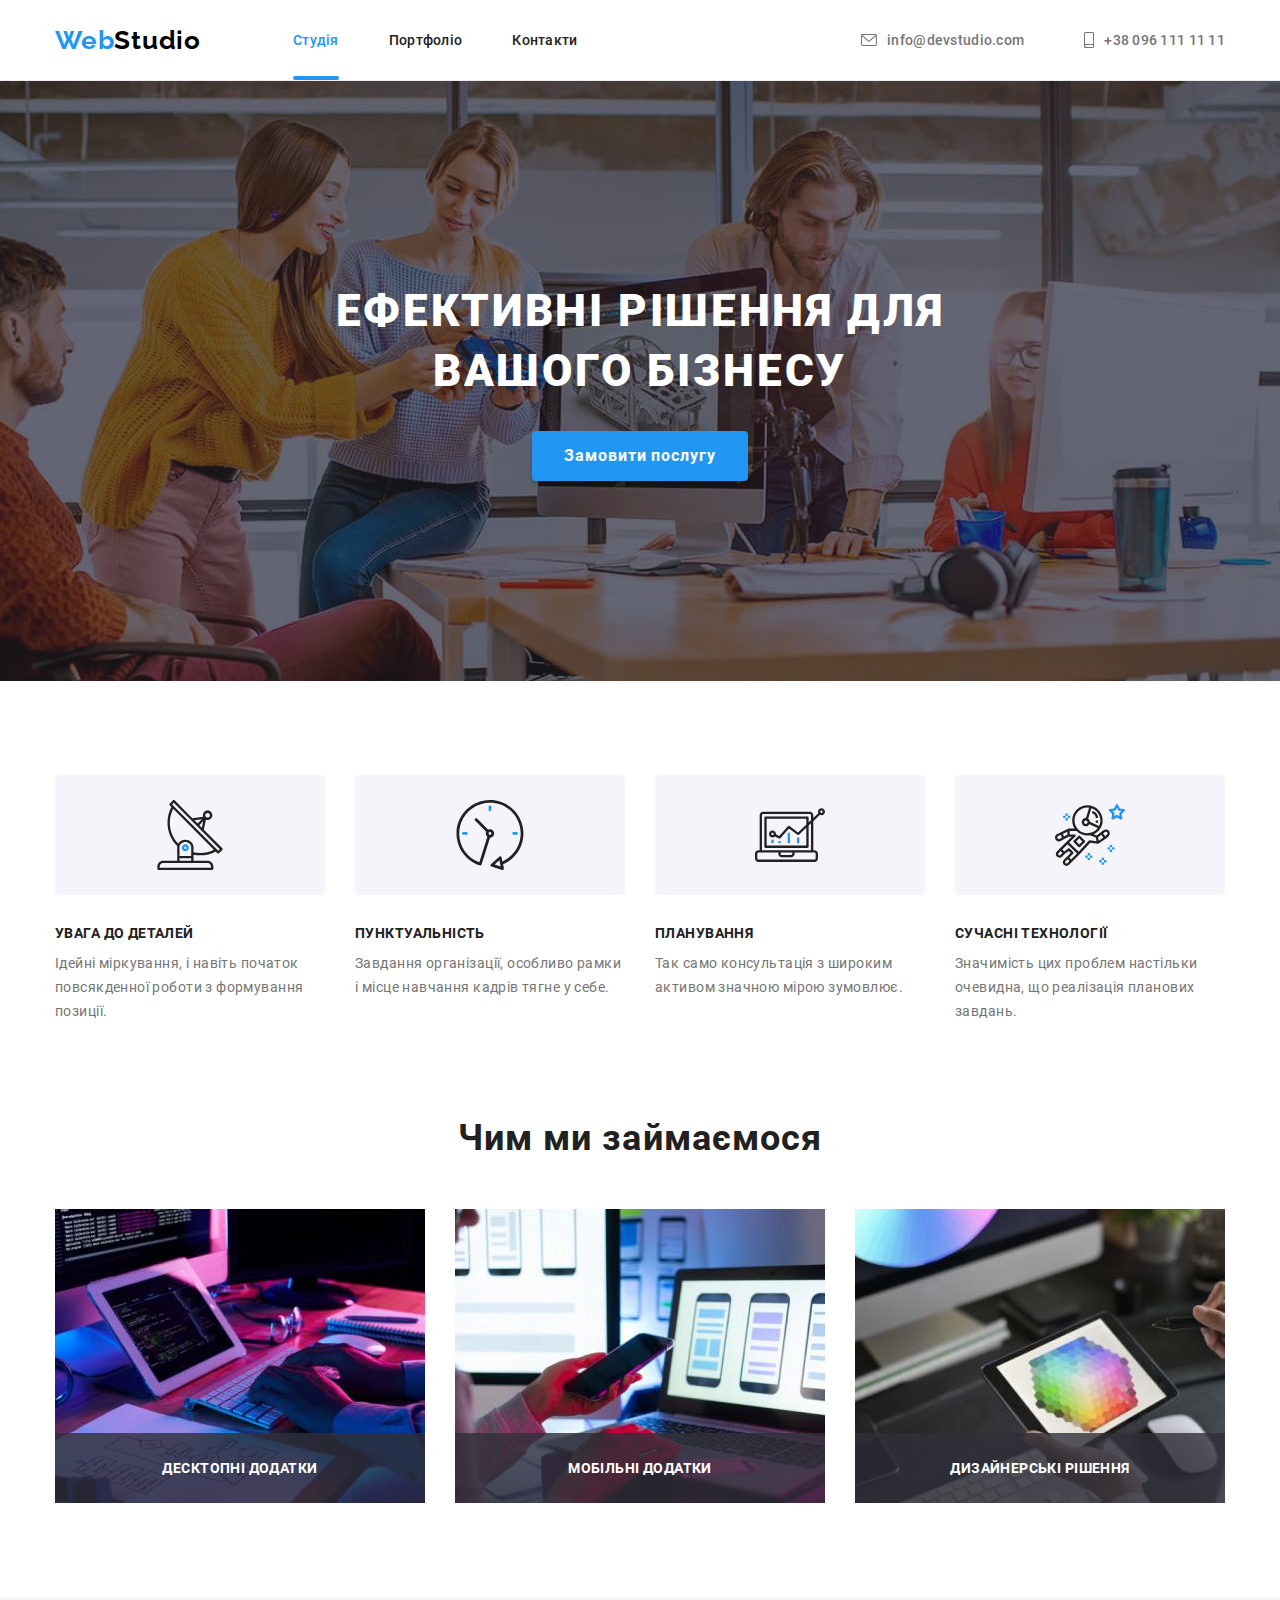
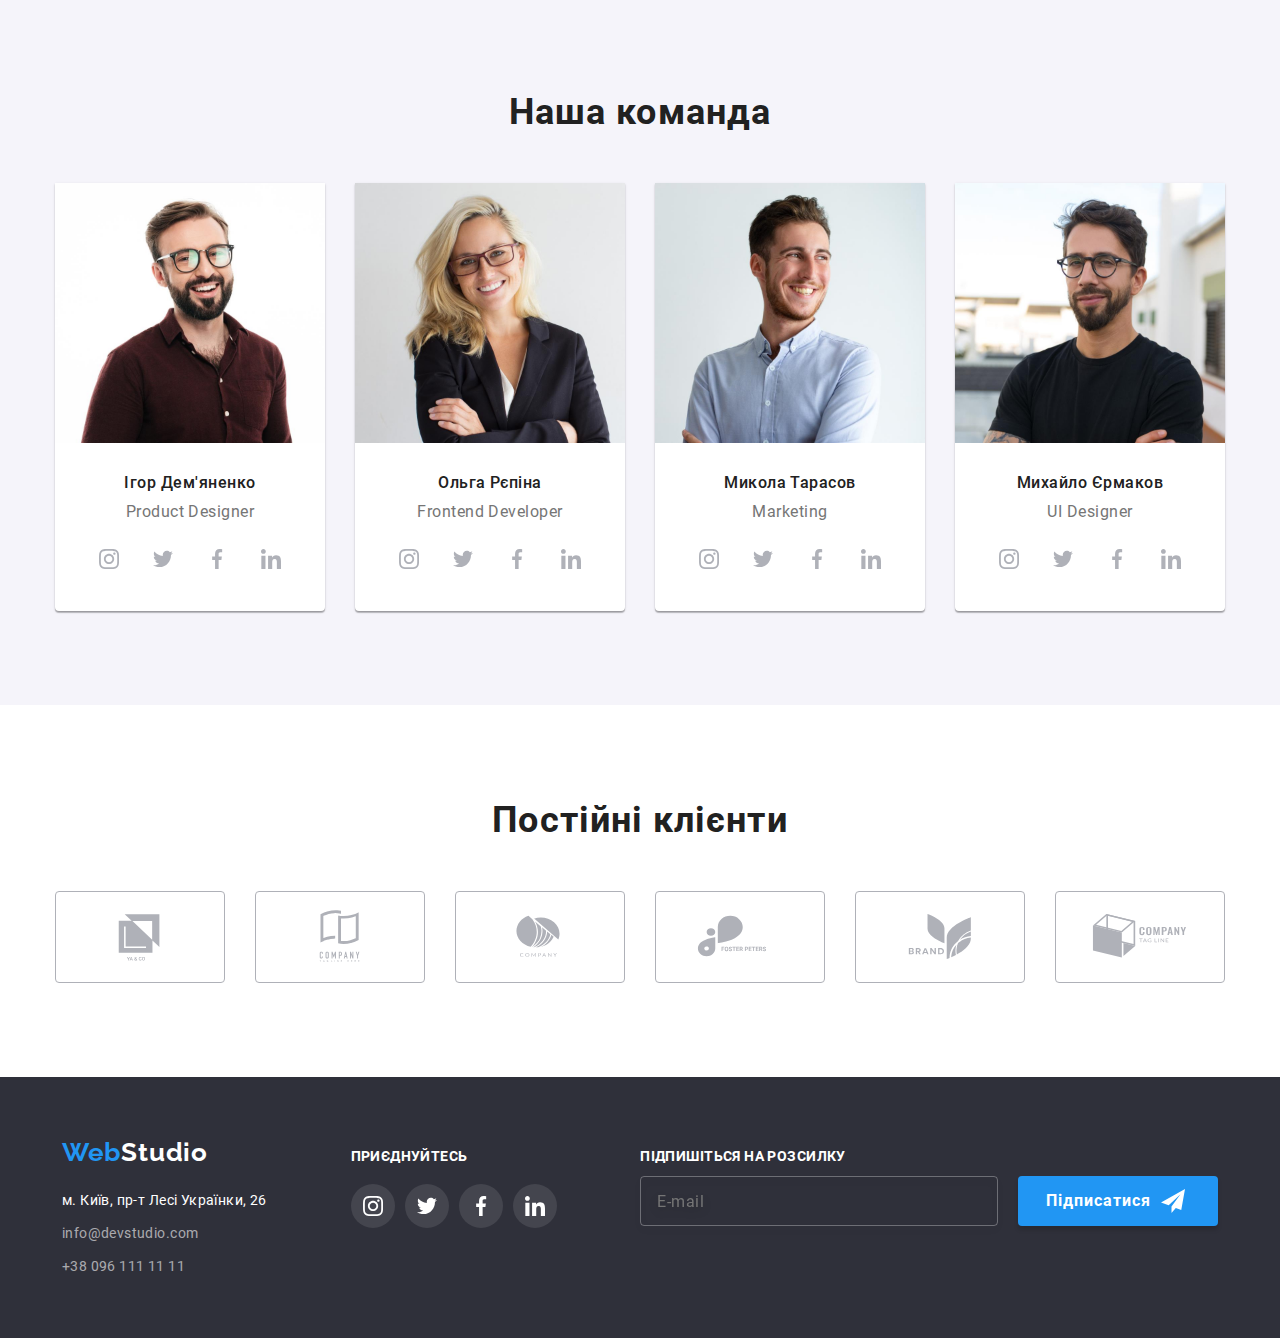
<file: index.html>
<!DOCTYPE html>
<html lang="uk">
  <head>
    <meta charset="UTF-8" />
    <meta http-equiv="X-UA-Compatible" content="IE=edge" />
    <meta name="viewport" content="width=device-width, initial-scale=1.0" />
    <title>WebStudio</title>
    <!-- <link rel="preconnect" href="https://fonts.googleapis.com" />
    <link rel="preconnect" href="https://fonts.gstatic.com" crossorigin />
    <link
      href="https://fonts.googleapis.com/css2?family=Raleway:wght@700&family=Roboto:wght@400;500;700;900&display=swap"
      rel="stylesheet"
    /> -->
    <!-- <link
      rel="stylesheet"
      href="https://cdnjs.cloudflare.com/ajax/libs/modern-normalize/1.1.0/modern-normalize.min.css"
      integrity="sha512-wpPYUAdjBVSE4KJnH1VR1HeZfpl1ub8YT/NKx4PuQ5NmX2tKuGu6U/JRp5y+Y8XG2tV+wKQpNHVUX03MfMFn9Q=="
      crossorigin="anonymous"
      referrerpolicy="no-referrer"
    /> -->
    <!-- <link rel="stylesheet" href="./css/styles.css" /> -->
    <link rel="stylesheet" href="./css/main.min.css" />
  </head>
  <body>
    <header class="header">
      <div class="container header-container">
        <a class="logo header-logo" href="/" aria-label="WebStudio">
          <span class="logo--blue">Web</span
          ><span class="logo--black">Studio</span></a
        >
        <nav class="navigation">
          <ul class="navigation__list list">
            <li class="navigation__item">
              <a
                href="./index.html"
                class="navigation__link link navigation__link--current"
                >Студія</a
              >
            </li>
            <li class="navigation__item">
              <a href="./portfolio.html" class="navigation__link link"
                >Портфоліо</a
              >
            </li>
            <li class="navigation__item">
              <a href="" class="navigation__link link">Контакти</a>
            </li>
          </ul>
        </nav>
        <div class="header-contacts">
          <ul class="contacts__list list">
            <li class="contacts__item">
              <a href="mailto:info@devstudio.com" class="contacts__link link">
                <svg class="mail-icon" width="16" height="12">
                  <use href="./images/icons.svg#icon-envelope"></use>
                </svg>
                info@devstudio.com</a
              >
            </li>
            <li class="contacts__item">
              <a href="tel:+380961111111" class="contacts__link link">
                <svg class="tel-icon" width="10" height="16">
                  <use href="./images/icons.svg#icon-smartphone"></use>
                </svg>
                +38 096 111 11 11</a
              >
            </li>
          </ul>
        </div>
        <button class="menu-open" type="button">
          <svg width="40" height="40">
            <use href="./images/icons.svg#icon-menu-mobile"></use>
          </svg>
        </button>
      </div>
      <!-- -----mobile-menu----->
      <div class="mob-menu is-hidden">
        <div class="container mob-menu-container">
          <button class="menu-close" type="button">
            <svg width="40" height="40">
              <use href="./images/icons.svg#icon-close-mobile"></use>
            </svg>
          </button>
          <nav class="mob-menu__nav">
            <ul class="mob-menu__list list">
              <li class="mob-menu__item">
                <a class="mob-menu__link mob-menu__link--cur link" href="">Студія</a>
              </li>
              <li class="mob-menu__item">
                <a class="mob-menu__link link" href="./portfolio.html"
                  >Портфоліо</a
                >
              </li>
              <li class="mob-menu__item">
                <a class="mob-menu__link link" href="">Контакти</a>
              </li>
            </ul>
          </nav>
          <div class="mob-menu-inner">
            <ul class="mob-menu-contact list">
              <li class="mob-menu-contact__item">
                <a class="mob-menu-contact__tel link" href="tel:+380961111111"
                  >+38 096 111 11 11</a
                >
              </li>
              <li class="mob-menu-contact__item">
                <a
                  class="mob-menu-contact__mail link"
                  href="mailto:info@devstudio.com"
                  >info@devstudio.com</a
                >
              </li>
            </ul>
            <ul class="mob-social-networks list">
              <li class="mob-social-networks__item">
                <a class="mob-social-networks__link link" href="">Instagram</a>
              </li>
              <li class="mob-social-networks__item">
                <a class="mob-social-networks__link link" href="">Twitter</a>
              </li>
              <li class="mob-social-networks__item">
                <a class="mob-social-networks__link link" href="">Facebook</a>
              </li>
              <li class="mob-social-networks__item">
                <a class="mob-social-networks__link link" href="">LinkedIn</a>
              </li>
            </ul>
          </div>
        </div>
      </div>
    </header>
    <main>
      <section class="preview section">
        <div class="container preview-container">
          <h1 class="preview__title">Ефективні рішення для вашого бізнесу</h1>
          <button type="button" class="order__btn" data-modal-open>
            Замовити послугу
          </button>
        </div>
      </section>
      <section class="benefits section">
        <div class="container benefits-container">
          <h2 class="visually-hidden">Переваги</h2>
          <ul class="benefits__list list">
            <li class="benefits__item">
              <div class="benefits__icon">
                <svg width="70" height="70">
                  <use href="./images/icons.svg#icon-antenna"></use>
                </svg>
              </div>
              <h3 class="benefits__title">УВАГА ДО ДЕТАЛЕЙ</h3>
              <p class="benefits__text">
                Ідейні міркування, і навіть початок повсякденної роботи з
                формування позиції.
              </p>
            </li>
            <li class="benefits__item">
              <div class="benefits__icon">
                <svg width="70" height="70">
                  <use href="./images/icons.svg#icon-clock"></use>
                </svg>
              </div>
              <h3 class="benefits__title">ПУНКТУАЛЬНІСТЬ</h3>
              <p class="benefits__text">
                Завдання організації, особливо рамки і місце навчання кадрів
                тягне у себе.
              </p>
            </li>
            <li class="benefits__item">
              <div class="benefits__icon">
                <svg width="70" height="70">
                  <use href="./images/icons.svg#icon-diagram"></use>
                </svg>
              </div>
              <h3 class="benefits__title">ПЛАНУВАННЯ</h3>
              <p class="benefits__text">
                Так само консультація з широким активом значною мірою зумовлює.
              </p>
            </li>
            <li class="benefits__item">
              <div class="benefits__icon">
                <svg width="70" height="70">
                  <use href="./images/icons.svg#icon-astronaut"></use>
                </svg>
              </div>
              <h3 class="benefits__title">СУЧАСНІ ТЕХНОЛОГІЇ</h3>
              <p class="benefits__text">
                Значимість цих проблем настільки очевидна, що реалізація
                планових завдань.
              </p>
            </li>
          </ul>
        </div>
      </section>
      <section class="tasks section">
        <div class="container tasks-container">
          <h2 class="tasks__title">Чим ми займаємося</h2>
          <ul class="tasks__list list">
            <li class="tasks__item">
              <picture>
                <source
                  srcset="./images/img1.jpg 1x, ./images/img1-2x.jpg 2x"
                  media="(min-width: 1200px)"
                />
                <img
                  src="./images/img1.jpg"
                  alt="keyboard"
                  width="370"
                  height="294"
                />
              </picture>
              <p class="tasks__text">Десктопні додатки</p>
            </li>
            <li class="tasks__item">
              <picture>
                <source
                  srcset="./images/img2.jpg 1x, ./images/img2-2x.jpg 2x"
                  media="(min-width: 1200px)"
                />
                <img
                  src="./images/img2.jpg"
                  alt="phone"
                  width="370"
                  height="294"
                />
              </picture>
              <p class="tasks__text">Мобільні додатки</p>
            </li>
            <li class="tasks__item">
              <picture>
                <source
                  srcset="./images/img3.jpg 1x, ./images/img3-2x.jpg 2x"
                  media="(min-width: 1200px)"
                />
                <img
                  src="./images/img3.jpg"
                  alt="tablet"
                  width="370"
                  height="294"
                />
              </picture>
              <p class="tasks__text">Дизайнерські рішення</p>
            </li>
          </ul>
        </div>
      </section>
      <section class="team section">
        <div class="container team-container">
          <h2 class="team__title">Наша команда</h2>
          <ul class="team__list list">
            <li class="team__item">
              <picture>
                <source
                  srcset="./images/ihor.jpg 1x, ./images/ihor-2x.jpg 2x"
                  media="(min-width: 1200px)"
                />
                <source
                  srcset="
                    ./images/ihor-tablet.jpg    1x,
                    ./images/ihor-tablet-2x.jpg 2x
                  "
                  media="(min-width: 768px)"
                />
                <source
                  srcset="
                    ./images/ihor-mobile.jpg    1x,
                    ./images/ihor-mobile-2x.jpg 2x
                  "
                  media="(max-width: 767px)"
                />
                <img src="./images/ihor.jpg" alt="worker-1" width="270" />
              </picture>
              <div class="card">
                <h3 class="card__name">Ігор Дем'яненко</h3>
                <p class="card__text">Product Designer</p>
                <ul class="card__list list">
                  <li class="card__item">
                    <a href="" class="card__link">
                      <svg width="20" height="20">
                        <use href="./images/icons.svg#icon-instagram"></use>
                      </svg>
                    </a>
                  </li>
                  <li class="card__item">
                    <a href="" class="card__link">
                      <svg width="20" height="20">
                        <use href="./images/icons.svg#icon-twitter"></use>
                      </svg>
                    </a>
                  </li>
                  <li class="card__item">
                    <a href="" class="card__link">
                      <svg width="20" height="20">
                        <use href="./images/icons.svg#icon-facebook"></use>
                      </svg>
                    </a>
                  </li>
                  <li class="card__item">
                    <a href="" class="card__link">
                      <svg width="20" height="20">
                        <use href="./images/icons.svg#icon-linkedin"></use>
                      </svg>
                    </a>
                  </li>
                </ul>
              </div>
            </li>
            <li class="team__item">
              <picture>
                <source
                  srcset="./images/olga.jpg 1x, ./images/olga-2x.jpg 2x"
                  media="(min-width: 1200px)"
                />
                <source
                  srcset="
                    ./images/olga-tablet.jpg    1x,
                    ./images/olga-tablet-2x.jpg 2x
                  "
                  media="(min-width: 768px)"
                />
                <source
                  srcset="
                    ./images/olga-mobile.jpg    1x,
                    ./images/olga-mobile-2x.jpg 2x
                  "
                  media="(max-width: 767px)"
                />
                <img
                  src="./images/olga.jpg"
                  alt="worker-2"
                  width="270"
                  height="260"
                />
              </picture>
              <div class="card">
                <h3 class="card__name">Ольга Рєпіна</h3>
                <p class="card__text">Frontend Developer</p>
                <ul class="card__list list">
                  <li class="card__item">
                    <a href="" class="card__link">
                      <svg width="20" height="20">
                        <use href="./images/icons.svg#icon-instagram"></use>
                      </svg>
                    </a>
                  </li>
                  <li class="card__item">
                    <a href="" class="card__link">
                      <svg width="20" height="20">
                        <use href="./images/icons.svg#icon-twitter"></use>
                      </svg>
                    </a>
                  </li>
                  <li class="card__item">
                    <a href="" class="card__link">
                      <svg width="20" height="20">
                        <use href="./images/icons.svg#icon-facebook"></use>
                      </svg>
                    </a>
                  </li>
                  <li class="card__item">
                    <a href="" class="card__link">
                      <svg width="20" height="20">
                        <use href="./images/icons.svg#icon-linkedin"></use>
                      </svg>
                    </a>
                  </li>
                </ul>
              </div>
            </li>
            <li class="team__item">
              <picture>
                <source
                  srcset="./images/nik.jpg 1x, ./images/nik-2x.jpg 2x"
                  media="(min-width: 1200px)"
                />
                <source
                  srcset="
                    ./images/nik-tablet.jpg    1x,
                    ./images/nik-tablet-2x.jpg 2x
                  "
                  media="(min-width: 768px)"
                />
                <source
                  srcset="
                    ./images/nik-mobile.jpg    1x,
                    ./images/nik-mobile-2x.jpg 2x
                  "
                  media="(max-width: 767px)"
                />
                <img
                  src="./images/nik.jpg"
                  alt="worker-3"
                  width="270"
                  height="260"
                />
              </picture>
              <div class="card">
                <h3 class="card__name">Микола Тарасов</h3>
                <p class="card__text">Marketing</p>
                <ul class="card__list list">
                  <li class="card__item">
                    <a href="" class="card__link">
                      <svg width="20" height="20">
                        <use href="./images/icons.svg#icon-instagram"></use>
                      </svg>
                    </a>
                  </li>
                  <li class="card__item">
                    <a href="" class="card__link">
                      <svg width="20" height="20">
                        <use href="./images/icons.svg#icon-twitter"></use>
                      </svg>
                    </a>
                  </li>
                  <li class="card__item">
                    <a href="" class="card__link">
                      <svg width="20" height="20">
                        <use href="./images/icons.svg#icon-facebook"></use>
                      </svg>
                    </a>
                  </li>
                  <li class="card__item">
                    <a href="" class="card__link">
                      <svg width="20" height="20">
                        <use href="./images/icons.svg#icon-linkedin"></use>
                      </svg>
                    </a>
                  </li>
                </ul>
              </div>
            </li>
            <li class="team__item">
              <picture>
                <source
                  srcset="./images/mich.jpg 1x, ./images/mich-2x.jpg 2x"
                  media="(min-width: 1200px)"
                />
                <source
                  srcset="
                    ./images/mich-tablet.jpg    1x,
                    ./images/mich-tablet-2x.jpg 2x
                  "
                  media="(min-width: 768px)"
                />
                <source
                  srcset="
                    ./images/mich-mobile.jpg    1x,
                    ./images/mich-mobile-2x.jpg 2x
                  "
                  media="(max-width: 767px)"
                />
                <img
                  src="./images/mich.jpg"
                  alt="worker-4"
                  width="270"
                  height="260"
                />
              </picture>
              <div class="card">
                <h3 class="card__name">Михайло Єрмаков</h3>
                <p class="card__text">UI Designer</p>
                <ul class="card__list list">
                  <li class="card__item">
                    <a href="" class="card__link">
                      <svg width="20" height="20">
                        <use href="./images/icons.svg#icon-instagram"></use>
                      </svg>
                    </a>
                  </li>
                  <li class="card__item">
                    <a href="" class="card__link">
                      <svg width="20" height="20">
                        <use href="./images/icons.svg#icon-twitter"></use>
                      </svg>
                    </a>
                  </li>
                  <li class="card__item">
                    <a href="" class="card__link">
                      <svg width="20" height="20">
                        <use href="./images/icons.svg#icon-facebook"></use>
                      </svg>
                    </a>
                  </li>
                  <li class="card__item">
                    <a href="" class="card__link">
                      <svg width="20" height="20">
                        <use href="./images/icons.svg#icon-linkedin"></use>
                      </svg>
                    </a>
                  </li>
                </ul>
              </div>
            </li>
          </ul>
        </div>
      </section>
      <section class="clients section">
        <div class="container clients-container">
          <h2 class="clients__title">Постійні клієнти</h2>
          <ul class="clients__list list">
            <li class="clients__item">
              <a class="clients__link" href="">
                <svg width="106" height="60">
                  <use href="./images/icons.svg#icon-company1"
                </svg>
              </a>
            </li>
            <li class="clients__item">
              <a class="clients__link" href="">
                <svg width="106" height="60">
                  <use href="./images/icons.svg#icon-company2"
                </svg>
              </a>
            </li>
            <li class="clients__item">
              <a class="clients__link" href="">
                <svg width="106" height="60">
                  <use href="./images/icons.svg#icon-company3"
                </svg>
              </a>
            </li>
            <li class="clients__item">
              <a class="clients__link" href="">
                <svg width="106" height="60">
                  <use href="./images/icons.svg#icon-company4"
                </svg>
              </a>
            </li>
            <li class="clients__item">
              <a class="clients__link" href="">
                <svg width="106" height="60">
                  <use href="./images/icons.svg#icon-company5"
                </svg>
              </a>
            </li>
            <li class="clients__item">
              <a class="clients__link" href="">
                <svg width="106" height="60">
                  <use href="./images/icons.svg#icon-company6"
                </svg>
              </a>
            </li>
          </ul>
        </div>
      </section>
    </main>
    <footer class="footer">
      <div class="footer-container container">
        <div>
          <a class="footer-logo logo" href="/" aria-label="WebStudio">
            <span class="logo--blue">Web</span
            ><span class="logo--white">Studio</span></a
          >
          <address class="address">
            <ul class="address__list list">
              <li class="address__item">
                <a
                  href="https://goo.gl/maps/jbiCb9qbZJLKxUEv6"
                  class="address__link link"
                  target="_blank"
                  rel="noopener noreferrer nofollow"
                  >м. Київ, пр-т Лесі Українки, 26</a
                >
              </li>
              <li class="address__item">
                <a href="mailto:info@devstudio.com" class="contact__link link"
                  >info@devstudio.com</a
                >
              </li>
              <li class="address__item">
                <a href="tel:+380961111111" class="contact__link link"
                  >+38 096 111 11 11</a
                >
              </li>
            </ul>
          </address>
        </div>
        <div class="follow-us-container container">
          <h3 class="follow-us__title">приєднуйтесь</h3>
          <ul class="networks__list list">
            <li class="networks__item">
              <a class="networks__link" href="">
                <svg width="20" height="20">
                  <use href="./images/icons.svg#icon-instagram"
                </svg>
              </a>
            </li>
            <li class="networks__item">
              <a class="networks__link" href="">
                <svg width="20" height="20">
                  <use href="./images/icons.svg#icon-twitter"
                </svg>
              </a>
            </li>
            <li class="networks__item">
              <a class="networks__link" href="">
                <svg width="20" height="20">
                  <use href="./images/icons.svg#icon-facebook"
                </svg>
              </a>
            </li>
            <li class="networks__item">
              <a class="networks__link" href="">
                <svg width="20" height="20">
                  <use href="./images/icons.svg#icon-linkedin"
                </svg>
              </a>
            </li>
          </ul>
        </div>
        <form class="subscribe__form">
          <p class="subscribe__title">Підпишіться на розсилку</p>
          <div class="subscribe">
            <label for="email">
              <input
                type="email"
                name="email"
                class="subscribe__field"
                placeholder="E-mail"
              />
            </label>
            <button type="submit" class="subscribe-btn">
              Підписатися
              <svg width="24" height="24">
                <use href="./images/icons.svg#icon-send"></use>
              </svg>
            </button>
          </div>
        </form>
      </div>
    </footer>
    <div class="backdrop is-hidden" data-modal>
      <div class="modal-window">
        <button type="button" class="close-btn" data-modal-close>
          <svg width="18" height="18">
            <use href="./images/icons.svg#icon-close-black-18dp-1"></use>
          </svg>
        </button>
        <form class="modal-form">
          <p class="modal__title">Залиште свої дані, ми вам передзвонимо</p>
          <div class="form__field">
            <label class="form__label" for="user-name">Ім'я</label>
            <div class="form__input">
              <input
                class="input-wrap"
                id="user-name"
                type="text"
                name="user-name"
              />
              <svg class="form__icon" width="18" height="18">
                <use href="./images/icons.svg#icon-person"></use>
              </svg>
            </div>
          </div>
          <div class="form__field">
            <label class="form__label" for="user-tel">Телефон</label>
            <div class="form__input">
              <input
                class="input-wrap"
                id="user-tel"
                type="tel"
                name="user-tel"
              />
              <svg class="form__icon" width="18" height="18">
                <use href="./images/icons.svg#icon-phone"></use>
              </svg>
            </div>
          </div>
          <div class="form__field">
            <label class="form__label" for="user-email">Пошта</label>
            <div class="form__input">
              <input
                class="input-wrap"
                id="user-email"
                type="email"
                name="user-email"
              />
              <svg class="form__icon" width="18" height="18">
                <use href="./images/icons.svg#icon-email"></use>
              </svg>
            </div>
          </div>
          <div class="form__comment">
            <label class="form__label" for="textarea">Коментар</label>
            <textarea
              class="textarea"
              id="textarea"
              name="textarea"
              placeholder="Введіть текст"
            ></textarea>
          </div>
          <div class="checkbox">
            <label class="checkbox__label">
              <input type="checkbox" class="checkbox__input" name="checkbox" />
              <svg width="16" height="15" class="icon--no-active">
                <use href="./images/icons.svg#icon-check"></use>
              </svg>
              <svg width="16" height="15" class="icon--checked">
                <use href="./images/icons.svg#icon-checked"></use>
              </svg>
              Погоджуюся з розсилкою та приймаю
              <a href="" class="checkbox__link">Умови договору</a>
            </label>
          </div>
          <button class="send-btn" type="submit">Відправити</button>
        </form>
      </div>
    </div>
    <script src="./js/modal.js"></script>
    <script src="./js/mobile-menu.js"></script>
  </body>
</html>
</file>
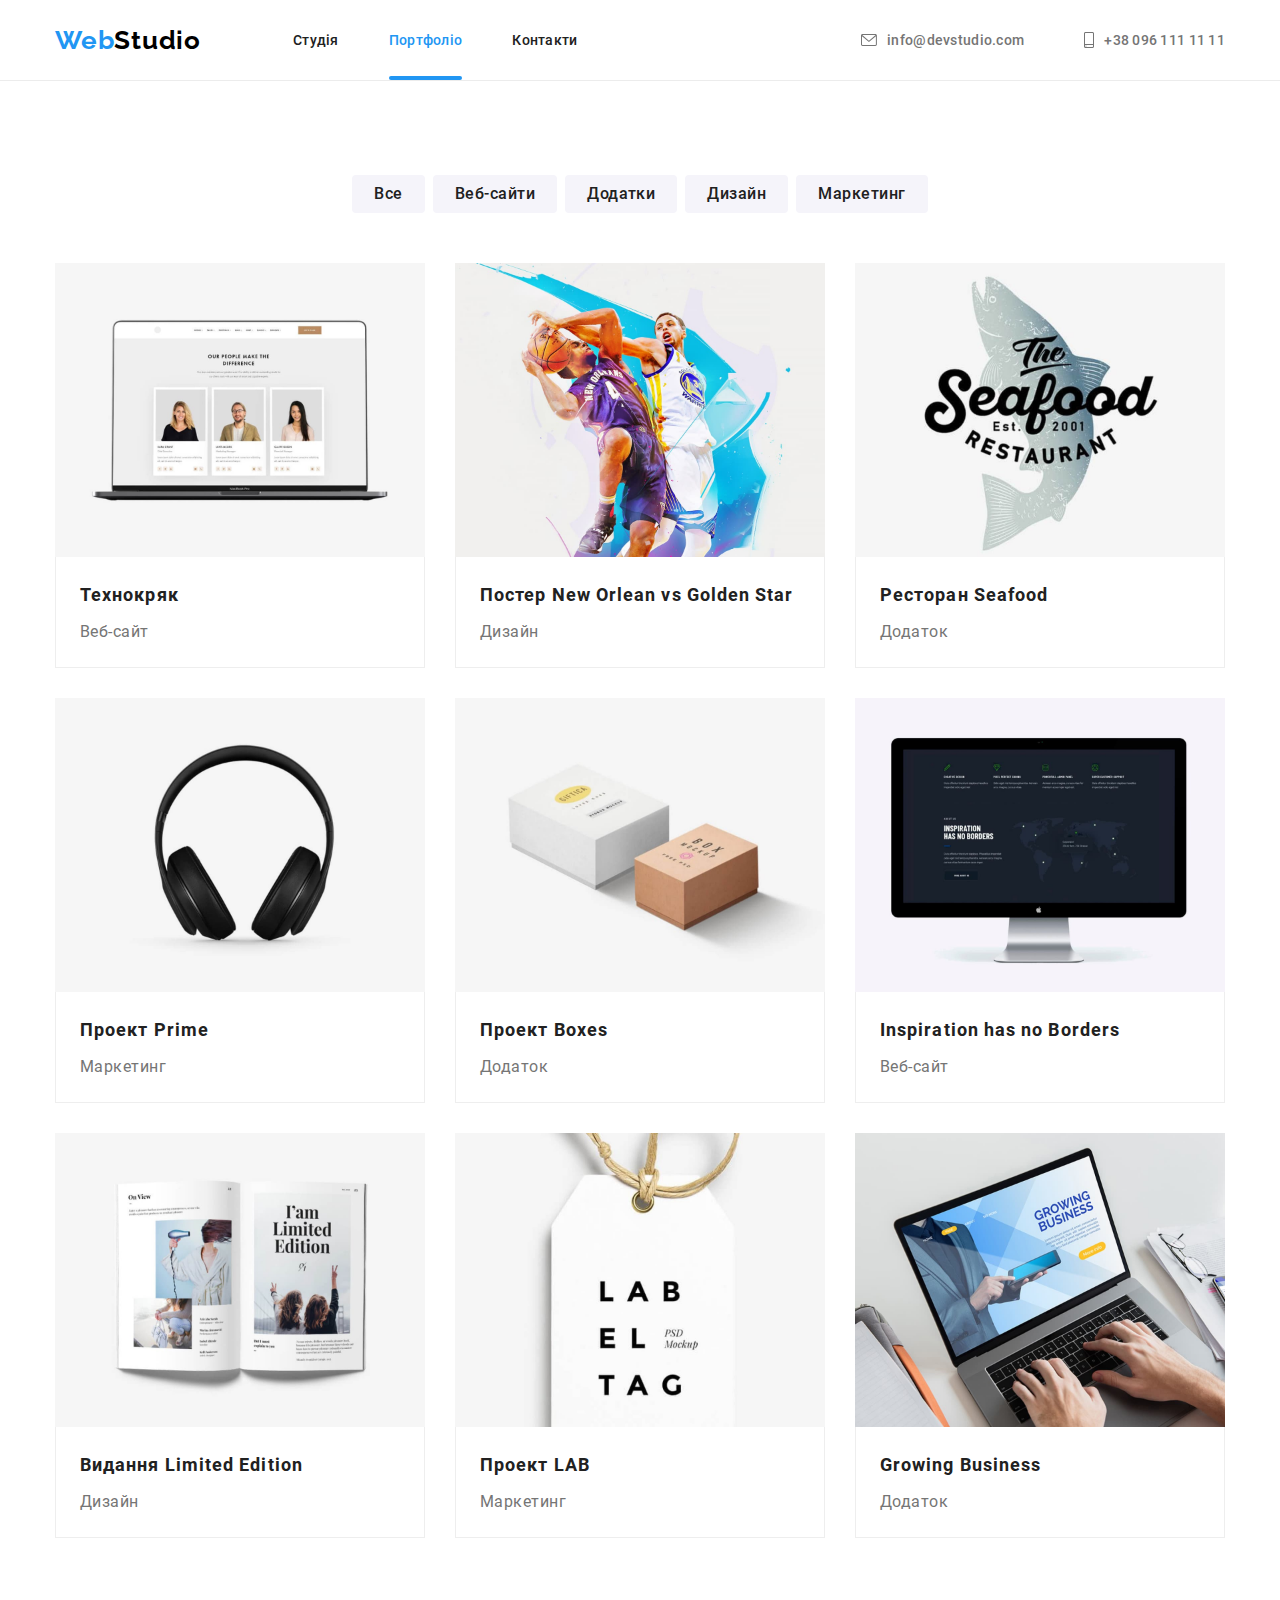
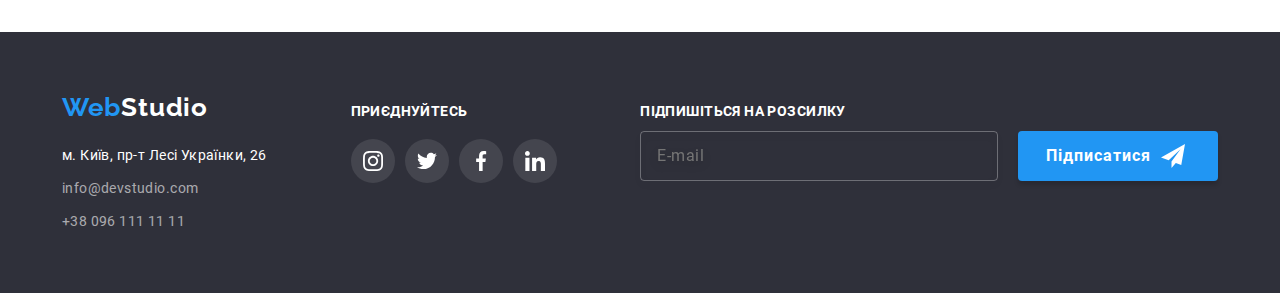
<file: portfolio.html>
<!DOCTYPE html>
<html lang="uk">
  <head>
    <meta charset="UTF-8" />
    <meta http-equiv="X-UA-Compatible" content="IE=edge" />
    <meta name="viewport" content="width=device-width, initial-scale=1.0" />
    <title>Портфоліо</title>
    <!-- <link rel="preconnect" href="https://fonts.googleapis.com" />
    <link rel="preconnect" href="https://fonts.gstatic.com" crossorigin />
    <link
      href="https://fonts.googleapis.com/css2?family=Raleway:wght@700&family=Roboto:wght@400;500;700;900&display=swap"
      rel="stylesheet"
    /> -->
    <!-- <link
      rel="stylesheet"
      href="https://cdnjs.cloudflare.com/ajax/libs/modern-normalize/1.1.0/modern-normalize.min.css"
      integrity="sha512-wpPYUAdjBVSE4KJnH1VR1HeZfpl1ub8YT/NKx4PuQ5NmX2tKuGu6U/JRp5y+Y8XG2tV+wKQpNHVUX03MfMFn9Q=="
      crossorigin="anonymous"
      referrerpolicy="no-referrer"
    /> -->
    <!-- <link rel="stylesheet" href="./css/styles.css" /> -->
    <link rel="stylesheet" href="./css/main.min.css" />
  </head>
  <body>
    <header class="header">
      <div class="container header-container">
        <a class="logo header-logo" href="/" aria-label="WebStudio">
          <span class="logo--blue">Web</span
          ><span class="logo--black">Studio</span></a
        >
        <nav class="navigation">
          <ul class="navigation__list list">
            <li class="navigation__item">
              <a
                href="./index.html"
                class="navigation__link link"
                >Студія</a
              >
            </li>
            <li class="navigation__item">
              <a href="./portfolio.html" class="navigation__link link navigation__link--current"
                >Портфоліо</a
              >
            </li>
            <li class="navigation__item">
              <a href="" class="navigation__link link">Контакти</a>
            </li>
          </ul>
        </nav>
        <div class="header-contacts">
          <ul class="contacts__list list">
            <li class="contacts__item">
              <a href="mailto:info@devstudio.com" class="contacts__link link">
                <svg class="mail-icon" width="16" height="12">
                  <use href="./images/icons.svg#icon-envelope"></use>
                </svg>
                info@devstudio.com</a
              >
            </li>
            <li class="contacts__item">
              <a href="tel:+380961111111" class="contacts__link link">
                <svg class="tel-icon" width="10" height="16">
                  <use href="./images/icons.svg#icon-smartphone"></use>
                </svg>
                +38 096 111 11 11</a
              >
            </li>
          </ul>
        </div>
        <button class="menu-open" type="button">
          <svg width="40" height="40">
            <use href="./images/icons.svg#icon-menu-mobile"></use>
          </svg>
        </button>
      </div>
      <!-- -----mobile-menu----->
      <div class="mob-menu is-hidden">
        <div class="container mob-menu-container">
        <button class="menu-close" type="button">
          <svg width="40" height="40">
          <use href="./images/icons.svg#icon-close-mobile">
          </use>
          </svg>
        </button>
          <nav class="mob-menu__nav">
          <ul class="mob-menu__list list">
            <li class="mob-menu__item">
              <a class="mob-menu__link link" href="./index.html">Студія</a>
            </li>
            <li class="mob-menu__item">
              <a class="mob-menu__link mob-menu__link--cur link" href="./portfolio.html">Портфоліо</a>
            </li>
            <li class="mob-menu__item">
              <a class="mob-menu__link link" href="">Контакти</a></li>
          </ul>
        </nav>
        <div class="mob-menu-inner">
        <ul class="mob-menu-contact list">
          <li class="mob-menu-contact__item">
            <a class="mob-menu-contact__tel link" href="tel:+380961111111"
              >+38 096 111 11 11</a>
          </li>
          <li class="mob-menu-contact__item">
            <a class="mob-menu-contact__mail link" href="mailto:info@devstudio.com">info@devstudio.com</a>
          </li>
        </ul> 
        <ul class="mob-social-networks list">
          <li class="mob-social-networks__item"><a class="mob-social-networks__link link" href="">Instagram</a></li>
          <li class="mob-social-networks__item"><a class="mob-social-networks__link link" href="">Twitter</a></li>
          <li class="mob-social-networks__item"><a class="mob-social-networks__link link" href="">Facebook</a></li>
          <li class="mob-social-networks__item"><a class="mob-social-networks__link link" href="">LinkedIn</a></li>
        </ul>
        </div>
        </div>
        </div>
    </header>
    <main>
      <section class="portfolio section">
        <div class="container portfolio-container">
          <h1 class="visually-hidden">Проекти</h1>
          <ul class="branches__list list">
            <li class="branches__item">
              <button type="button" class="branches__btn">Все</button>
            </li>
            <li class="branches__item">
              <button type="button" class="branches__btn">Веб-сайти</button>
            </li>
            <li class="branches__item">
              <button type="button" class="branches__btn">Додатки</button>
            </li>
            <li class="branches__item">
              <button type="button" class="branches__btn">Дизайн</button>
            </li>
            <li class="branches__item">
              <button type="button" class="branches__btn">Маркетинг</button>
            </li>
          </ul>
          <ul class="examples__list list">
            <li class="examples__item">
              <a href="" class="examples__link link">
                <div class="card-overlay">
                  <picture>
                    <source
                      srcset="
                      ./images/1tehnokriak.jpg 1x, 
                      ./images/1tehnokriak-2x.jpg 2x"
                      media="(min-width: 1200px)
                      "
                    />
                    <source
                      srcset="
                        ./images/1tehnokriak-tablet.jpg    1x,
                        ./images/1tehnokriak-tablet-2x.jpg 2x
                      "
                      media="(min-width: 768px)"
                    />
                    <source
                      srcset="
                        ./images/1tehnokriak-mobile.jpg    1x,
                        ./images/1tehnokriak-mobile-2x.jpg 2x
                      "
                      media="(max-width: 767px)"
                    />
                    <img
                    src="./images/1tehnokriak.jpg"
                    alt="site on laptop"
                    width="370"
                    height="294"
                  />
                  </picture>
                  <p class="card-overlay__text">
                    Ресурс пропонує комплексні пропозиції з різним рівнем
                    функціоналу та сервісів. Все це дозволить відвідувачу
                    отримати вичерпні відомості про компанію чи приватну особу.
                  </p>
                </div>
                <div class="examples__description">
                  <h3 class="examples__text">Технокряк</h3>
                  <p class="examples__name">Веб-сайт</p>
                </div>
              </a>
            </li>
            <li class="examples__item">
              <a class="examples__link link" href="">
                <div class="card-overlay">
                  <picture>
                    <source
                      srcset="
                      ./images/2poster.jpg 1x, 
                      ./images/2poster-2x.jpg 2x
                      "
                      media="(min-width: 1200px)"
                    />
                    <source
                      srcset="
                        ./images/2poster-tablet.jpg    1x,
                        ./images/2poster-tablet-2x.jpg 2x
                      "
                      media="(min-width: 768px)"
                    />
                    <source
                      srcset="
                        ./images/2poster-mobile.jpg    1x,
                        ./images/2poster-mobile-2x.jpg 2x
                      "
                      media="(max-width: 767px)"
                    />
                    <img
                    src="./images/2poster.jpg"
                    alt="backetball players"
                    width="370"
                    height="294"
                  />
                  </picture>
                  <p class="card-overlay__text">
                    Ресурс пропонує комплексні пропозиції з різним рівнем
                    функціоналу та сервісів. Все це дозволить відвідувачу
                    отримати вичерпні відомості про компанію чи приватну особу.
                  </p>
                </div>
                <div class="examples__description">
                  <h3 class="examples__text">
                    Постер New Orlean vs Golden Star
                  </h3>
                  <p class="examples__name">Дизайн</p>
                </div>
              </a>
            </li>
            <li class="examples__item">
              <a class="examples__link link" href="">
                <div class="card-overlay">
                  <picture>
                    <source
                      srcset="
                      ./images/3seafood.jpg 1x, 
                      ./images/3seafood-2x.jpg 2x
                      "
                      media="(min-width: 1200px)"
                    />
                    <source
                      srcset="
                        ./images/3seafood-tablet.jpg    1x,
                        ./images/3seafood-tablet-2x.jpg 2x
                      "
                      media="(min-width: 768px)"
                    />
                    <source
                      srcset="
                        ./images/3seafood-mobile.jpg    1x,
                        ./images/3seafood-mobile-2x.jpg 2x
                      "
                      media="(max-width: 767px)"
                    />
                    <img
                    src="./images/3seafood.jpg"
                    alt="fish"
                    width="370"
                    height="294"
                  />
                  </picture>
                  <p class="card-overlay__text">
                    Ресурс пропонує комплексні пропозиції з різним рівнем
                    функціоналу та сервісів. Все це дозволить відвідувачу
                    отримати вичерпні відомості про компанію чи приватну особу.
                  </p>
                </div>
                <div class="examples__description">
                  <h3 class="examples__text">Ресторан Seafood</h3>
                  <p class="examples__name">Додаток</p>
                </div>
              </a>
            </li>
            <li class="examples__item">
              <a class="examples__link link" href="">
                <div class="card-overlay">
                  <picture>
                    <source
                      srcset="
                      ./images/4prime.jpg 1x, 
                      ./images/4prime-2x.jpg 2x
                      "
                      media="(min-width: 1200px)"
                    />
                    <source
                      srcset="
                        ./images/4prime-tablet.jpg    1x,
                        ./images/4prime-tablet-2x.jpg 2x
                      "
                      media="(min-width: 768px)"
                    />
                    <source
                      srcset="
                        ./images/4prime-mobile.jpg    1x,
                        ./images/4prime-mobile-2x.jpg 2x
                      "
                      media="(max-width: 767px)"
                    />
                    <img
                    src="./images/4prime.jpg"
                    alt="headphones"
                    width="370"
                    height="294"
                  />
                  </picture>
                  <p class="card-overlay__text">
                    Ресурс пропонує комплексні пропозиції з різним рівнем
                    функціоналу та сервісів. Все це дозволить відвідувачу
                    отримати вичерпні відомості про компанію чи приватну особу.
                  </p>
                </div>
                <div class="examples__description">
                  <h3 class="examples__text">Проект Prime</h3>
                  <p class="examples__name">Маркетинг</p>
                </div>
              </a>
            </li>
            <li class="examples__item">
              <a class="examples__link link" href="">
                <div class="card-overlay">
                  <picture>
                    <source
                      srcset="
                      ./images/5boxes.jpg 1x, 
                      ./images/5boxes-2x.jpg 2x
                      "
                      media="(min-width: 1200px)"
                    />
                    <source
                      srcset="
                        ./images/5boxes-tablet.jpg    1x,
                        ./images/5boxes-tablet-2x.jpg 2x
                      "
                      media="(min-width: 768px)"
                    />
                    <source
                      srcset="
                        ./images/5boxes-mobile.jpg    1x,
                        ./images/5boxes-mobile-2x.jpg 2x
                      "
                      media="(max-width: 767px)"
                    />
                    <img
                    src="./images/5boxes.jpg"
                    alt="boxes"
                    width="370"
                    height="294"
                  />
                  </picture>
                  <p class="card-overlay__text">
                    Ресурс пропонує комплексні пропозиції з різним рівнем
                    функціоналу та сервісів. Все це дозволить відвідувачу
                    отримати вичерпні відомості про компанію чи приватну особу.
                  </p>
                </div>
                <div class="examples__description">
                  <h3 class="examples__text">Проект Boxes</h3>
                  <p class="examples__name">Додаток</p>
                </div>
              </a>
            </li>
            <li class="examples__item">
              <a class="examples__link link" href="">
                <div class="card-overlay">
                  <picture>
                    <source
                      srcset="
                      ./images/6inspiration.jpg 1x, 
                      ./images/6inspiration-2x.jpg 2x
                      "
                      media="(min-width: 1200px)"
                    />
                    <source
                      srcset="
                        ./images/6inspiration-tablet.jpg    1x,
                        ./images/6inspiration-tablet-2x.jpg 2x
                      "
                      media="(min-width: 768px)"
                    />
                    <source
                      srcset="
                        ./images/6inspiration-mobile.jpg    1x,
                        ./images/6inspiration-mobile-2x.jpg 2x
                      "
                      media="(max-width: 767px)"
                    />
                    <img
                    src="./images/6inspiration.jpg"
                    alt="site on computer"
                    width="370"
                    height="294"
                  />
                  </picture>
                  <p class="card-overlay__text">
                    Ресурс пропонує комплексні пропозиції з різним рівнем
                    функціоналу та сервісів. Все це дозволить відвідувачу
                    отримати вичерпні відомості про компанію чи приватну особу.
                  </p>
                </div>
                <div class="examples__description">
                  <h3 class="examples__text">Inspiration has no Borders</h3>
                  <p class="examples__name">Веб-сайт</p>
                </div>
              </a>
            </li>
            <li class="examples__item">
              <a class="examples__link link" href="">
                <div class="card-overlay">
                  <picture>
                    <source
                      srcset="
                      ./images/7limitededition.jpg 1x, 
                      ./images/7limitededition-2x.jpg 2x
                      "
                      media="(min-width: 1200px)"
                    />
                    <source
                      srcset="
                        ./images/7limitededition-tablet.jpg    1x,
                        ./images/7limitededition-tablet-2x.jpg 2x
                      "
                      media="(min-width: 768px)"
                    />
                    <source
                      srcset="
                        ./images/7limitededition-mobile.jpg    1x,
                        ./images/7limitededition-mobile-2x.jpg 2x
                      "
                      media="(max-width: 767px)"
                    />
                    <img
                    src="./images/7limitededition.jpg"
                    alt="magazine"
                    width="370"
                    height="294"
                  />
                  </picture>
                  <p class="card-overlay__text">
                    Ресурс пропонує комплексні пропозиції з різним рівнем
                    функціоналу та сервісів. Все це дозволить відвідувачу
                    отримати вичерпні відомості про компанію чи приватну особу.
                  </p>
                </div>
                <div class="examples__description">
                  <h3 class="examples__text">Видання Limited Edition</h3>
                  <p class="examples__name">Дизайн</p>
                </div>
              </a>
            </li>
            <li class="examples__item">
              <a class="examples__link link" href="">
                <div class="card-overlay">
                  <picture>
                    <source
                      srcset="
                      ./images/8lab.jpg 1x, 
                      ./images/8lab-2x.jpg 2x"
                      media="(min-width: 1200px)
                      "
                    />
                    <source
                      srcset="
                        ./images/8lab-tablet.jpg    1x,
                        ./images/8lab-tablet-2x.jpg 2x
                      "
                      media="(min-width: 768px)"
                    />
                    <source
                      srcset="
                        ./images/8lab-mobile.jpg    1x,
                        ./images/8lab-mobile-2x.jpg 2x
                      "
                      media="(max-width: 767px)"
                    />
                    <img
                    src="./images/8lab.jpg"
                    alt="label"
                    width="370"
                    height="294"
                  />
                  </picture>
                  <p class="card-overlay__text">
                    Ресурс пропонує комплексні пропозиції з різним рівнем
                    функціоналу та сервісів. Все це дозволить відвідувачу
                    отримати вичерпні відомості про компанію чи приватну особу.
                  </p>
                </div>
                <div class="examples__description">
                  <h3 class="examples__text">Проект LAB</h3>
                  <p class="examples__name">Маркетинг</p>
                </div>
              </a>
            </li>
            <li class="examples__item">
              <a class="examples__link link" href="">
                <div class="card-overlay">
                  <picture>
                    <source
                      srcset="
                      ./images/9growing.jpg 1x, 
                      ./images/9growing-2x.jpg 2x
                      "
                      media="(min-width: 1200px)"
                    />
                    <source
                      srcset="
                        ./images/9growing-tablet.jpg    1x,
                        ./images/9growing-tablet-2x.jpg 2x
                      "
                      media="(min-width: 768px)"
                    />
                    <source
                      srcset="
                        ./images/9growing-mobile.jpg    1x,
                        ./images/9growing-mobile-2x.jpg 2x
                      "
                      media="(max-width: 767px)"
                    />
                    <img
                    src="./images/9growing.jpg"
                    alt="typing on laptop"
                    width="370"
                    height="294"
                  />
                  </picture>
                  <p class="card-overlay__text">
                    Ресурс пропонує комплексні пропозиції з різним рівнем
                    функціоналу та сервісів. Все це дозволить відвідувачу
                    отримати вичерпні відомості про компанію чи приватну особу.
                  </p>
                </div>
                <div class="examples__description">
                  <h3 class="examples__text">Growing Business</h3>
                  <p class="examples__name">Додаток</p>
                </div>
              </a>
            </li>
          </ul>
        </div>
      </section>
    </main>
    <footer class="footer">
      <div class="footer-container container">
        <div>
          <a class="footer-logo logo" href="/" aria-label="WebStudio">
            <span class="logo--blue">Web</span
            ><span class="logo--white">Studio</span></a
          >
          <address class="address">
            <ul class="address__list list">
              <li class="address__item">
                <a
                  href="https://goo.gl/maps/jbiCb9qbZJLKxUEv6"
                  class="address__link link"
                  target="_blank"
                  rel="noopener noreferrer nofollow"
                  >м. Київ, пр-т Лесі Українки, 26</a
                >
              </li>
              <li class="address__item">
                <a href="mailto:info@devstudio.com" class="contact__link link"
                  >info@devstudio.com</a
                >
              </li>
              <li class="address__item">
                <a href="tel:+380961111111" class="contact__link link"
                  >+38 096 111 11 11</a
                >
              </li>
            </ul>
          </address>
        </div>
        <div class="follow-us-container container">
          <h3 class="follow-us__title">приєднуйтесь</h3>
          <ul class="networks__list list">
            <li class="networks__item">
              <a class="networks__link" href="">
                <svg width="20" height="20">
                  <use href="./images/icons.svg#icon-instagram"
                </svg>
              </a>
            </li>
            <li class="networks__item">
              <a class="networks__link" href="">
                <svg width="20" height="20">
                  <use href="./images/icons.svg#icon-twitter"
                </svg>
              </a>
            </li>
            <li class="networks__item">
              <a class="networks__link" href="">
                <svg width="20" height="20">
                  <use href="./images/icons.svg#icon-facebook"
                </svg>
              </a>
            </li>
            <li class="networks__item">
              <a class="networks__link" href="">
                <svg width="20" height="20">
                  <use href="./images/icons.svg#icon-linkedin"
                </svg>
              </a>
            </li>
          </ul>
        </div>
        <form class="subscribe__form">
          <p class="subscribe__title">Підпишіться на розсилку</p>
          <div class="subscribe">
            <label for="email">
              <input
                type="email"
                name="email"
                class="subscribe__field"
                placeholder="E-mail"
              />
            </label>
            <button type="submit" class="subscribe-btn">
              Підписатися
              <svg width="24" height="24">
                <use href="./images/icons.svg#icon-send"></use>
              </svg>
            </button>
          </div>
        </form>
      </div>
    </footer>
    <script src="./js/mobile-menu.js"></script>
  </body>
</html>
</file>
<file: css/styles.css>
/* :root {
  --brand-black: #212121;
  --brand-blue: #2196f3;
  --brand-white: #ffffff;
  --brand-gray: #757575;
  --brand-dark-blue: #2f303a;
  --logo-black: #000000;
  --main-btn-hover: #188ce8;
  --icon-color: #afb1b8;
  --opacity-bg: rgba(47, 48, 58, 0.8);
  --box-shadow: 0px 1px 3px rgba(0, 0, 0, 0.12), 0px 1px 1px rgba(0, 0, 0, 0.14),
    0px 2px 1px rgba(0, 0, 0, 0.2);
  --animation: 250ms cubic-bezier(0.4, 0, 0.2, 1);
} */
/* p,
h1,
h2,
h3,
h4,
h5,
h6 {
  margin: 0;
}
ul,
ol {
  margin: 0;
  padding-left: 0;
}
address {
  font-style: normal;
}
a {
  color: currentColor;
}
button {
  cursor: pointer;
}
img {
  display: block;
}
.list {
  list-style: none;
}
.link {
  text-decoration: none;
}
/* body {
  font-family: "Roboto", sans-serif;
  color: var(--brand-black);
} */
/* .container {
  width: 1200px;
  margin-left: auto;
  margin-right: auto;
  padding-left: 15px;
  padding-right: 15px;
} */
/* .visually-hidden {
  position: absolute;
  white-space: nowrap;
  width: 1px;
  height: 1px;
  overflow: hidden;
  border: 0;
  padding: 0;
  clip: rect(0 0 0 0);
  clip-path: inset(50%);
  margin: -1px;
} */
/* .section {
  padding-top: 94px;
  padding-bottom: 94px;
} */
/* ----------------------HEADER------------------- */
/* .header {
  background: var(--brand-white);
  border-bottom: 1px solid #ececec;
}
.logo {
  text-decoration: none;
  font-family: "Raleway", sans-serif;
  font-weight: 700;
  font-size: 26px;
  line-height: calc(31 / 26);
  letter-spacing: 0.03em;
  margin-right: 92px;
}
.logo--blue {
  color: var(--brand-blue);
}
.logo--black {
  color: var(--logo-black);
}
.header-container {
  display: flex;
  align-items: center;
}
.navigation__list {
  display: flex;
  align-items: center;
}
.navigation__item:not(:last-child) {
  margin-right: 50px;
}
.navigation__link {
  font-weight: 500;
  font-size: 14px;
  line-height: calc(16 / 14);
  letter-spacing: 0.02em;
  color: var(--brand-black);
  padding-top: 32px;
  padding-bottom: 32px;
  transition: color var(--animation);
}
.navigation__link:hover,
.navigation__link:focus {
  color: var(--brand-blue);
}
.contacts__list {
  display: flex;
  align-items: center;
}
.header-contacts {
  margin-left: auto;
}
.contacts__item:not(:last-child) {
  margin-right: 50px;
}
.contacts__link {
  font-weight: 500;
  font-size: 14px;
  line-height: calc(16 / 14);
  letter-spacing: 0.02em;
  display: flex;
  align-items: center;
  color: var(--brand-gray);
  padding-top: 32px;
  padding-bottom: 32px;
  transition: color var(--animation);
}
.contacts__link:hover,
.contacts__link:focus {
  color: var(--brand-blue);
}
.tel-icon,
.mail-icon {
  fill: currentColor;
  margin-right: 10px;
}
.navigation__link--current {
  color: var(--brand-blue);
  position: relative;
}
.navigation__link--current::after {
  position: absolute;
  display: block;
  content: "";
  width: 100%;
  height: 4px;
  bottom: 0px;
  right: 0px;
  border-radius: 2px;
  background: var(--brand-blue);
} */
/* ----------------------PREVIEW-------------------- */
/* .preview {
  max-width: 1600px;
  margin-left: auto;
  margin-right: auto;
  padding-top: 200px;
  padding-bottom: 200px;

  background-repeat: no-repeat;
  background-position: center;
  background-size: cover;
  text-align: center;
  background: var(--brand-dark-blue);
  background-image: linear-gradient(
      rgba(47, 48, 58, 0.4),
      rgba(47, 48, 58, 0.4)
    ),
    url(../images/main-bg.jpg);
}
.preview__title {
  width: 696px;
  margin-left: auto;
  margin-right: auto;
  margin-bottom: 30px;

  font-weight: 900;
  font-size: 44px;
  line-height: calc(60 / 44);
  letter-spacing: 0.06em;
  text-transform: uppercase;
  color: var(--brand-white);
}
.order__btn {
  min-width: 200px;
  padding: 10px 32px;
  font-family: "Roboto", sans-serif;
  font-style: normal;
  font-weight: 700;
  font-size: 16px;
  line-height: calc(30 / 16);
  letter-spacing: 0.06em;
  color: var(--brand-white);
  background: var(--brand-blue);
  box-shadow: 0px 4px 4px rgba(0, 0, 0, 0.15);
  border-radius: 4px;
  border: 0;

  transition: background var(--animation);
}
.order__btn:hover,
.order__btn:focus {
  background: var(--main-btn-hover);
} */

/* ------------------------BENEFITS--------------------- */
/* .benefits {
  background: var(--brand-white);
  padding-bottom: 0;
}
.benefits__list {
  display: flex;
  gap: 30px;
  width: calc((100% - 90px) / 4);
}
.benefits__item {
  display: block;
  width: 270px;
  height: 248px;
}
.benefits__icon {
  display: flex;
  background-color: #f5f4fa;
  align-items: center;
  justify-content: center;
  border-radius: 4px;
  margin-bottom: 30px;
  width: 270px;
  height: 120px;
}
.benefits__title {
  margin-bottom: 10px;

  font-weight: 700;
  font-size: 14px;
  line-height: calc(16 / 14);
  letter-spacing: 0.03em;
  text-transform: uppercase;
  color: var(--brand-black);
}
.benefits__text {
  width: 270px;

  font-size: 14px;
  line-height: calc(24 / 14);
  letter-spacing: 0.03em;
  color: var(--brand-gray);
} */
/* ------------------------TASKS--------------------- */
/* .tasks__title {
  margin-bottom: 50px;

  font-weight: 700;
  font-size: 36px;
  line-height: calc(42 / 36);
  text-align: center;
  letter-spacing: 0.03em;
  color: var(--brand-black);
}
.tasks__list {
  display: flex;
}
.tasks__item:not(:last-child) {
  margin-right: 30px;
}
.tasks__item {
  position: relative;
}
.tasks__text {
  position: absolute;
  bottom: 0;

  display: flex;
  align-items: center;
  justify-content: center;
  width: 100%;
  height: 70px;

  font-weight: 700;
  font-size: 14px;
  line-height: calc(16 / 14);
  text-align: center;
  letter-spacing: 0.03em;
  text-transform: uppercase;
  color: var(--brand-white);
  background: var(--opacity-bg);
} */
/* ------------------------TEAM--------------------- */
/* .team {
  background: #f5f4fa;
}
.team__title {
  margin-bottom: 50px;

  font-weight: 700;
  font-size: 36px;
  line-height: calc(42 / 36);
  text-align: center;
  letter-spacing: 0.03em;
  color: var(--brand-black);
}
.team__list {
  display: flex;
  column-gap: 30px;
}
.team__item {
  width: calc((100% - 30px) / 4);

  text-align: center;
  background-color: #ffffff;
  box-shadow: var(--box-shadow);
  border-radius: 0px 0px 4px 4px;
}
.card {
  padding: 30px;
}
.card__name {
  margin-bottom: 10px;

  font-weight: 500;
  font-size: 16px;
  line-height: calc(19 / 16);
  text-align: center;
  letter-spacing: 0.03em;
  color: var(--brand-black);
}
.card__text {
  margin-bottom: 16px;

  font-size: 16px;
  line-height: calc(19 / 16);
  text-align: center;
  letter-spacing: 0.03em;
  color: var(--brand-gray);
}
.card__list {
  display: flex;
  justify-content: center;
  gap: 10px;
}
.card__link {
  display: flex;
  justify-content: center;
  align-items: center;
  width: 44px;
  height: 44px;

  border-radius: 50%;
  fill: var(--icon-color);

  transition: background-color var(--animation), fill var(--animation);
}
.card__link:hover,
.card__:focus {
  background-color: var(--brand-blue);
  fill: var(--brand-white);
} */
/* ----------------------------CLIENTS----------------------- */
/* .clients__title {
  margin-bottom: 50px;

  font-weight: 700;
  font-size: 36px;
  line-height: calc(42 / 36);
  text-align: center;
  letter-spacing: 0.03em;
  color: var(--brand-black);
}
.clients__list {
  display: flex;
  gap: 30px;
}
.clients__link {
  display: flex;
  justify-content: center;
  align-items: center;
  width: 170px;
  height: 92px;

  border: 1px solid var(--icon-color);
  border-radius: 4px;
  fill: var(--icon-color);

  transition: fill var(--animation), border-color var(--animation);
}
.clients__link:hover,
.clients__link:focus {
  fill: var(--brand-blue);
  border-color: var(--brand-blue);
} */
/* ------------------------FOOTER--------------------- */
/* .footer {
  background: var(--brand-dark-blue);
  padding-top: 60px;
  padding-bottom: 60px;
}
.footer-container {
  display: flex;
  gap: 70px;
  align-items: baseline;
}
.logo--white {
  font-weight: 700;
  font-size: 26px;
  line-height: calc(31 / 26);
  letter-spacing: 0.03em;
  color: var(--brand-white);
}
.footer-logo {
  display: block;
  margin-bottom: 20px;
}
.address__item {
  margin-bottom: 9px;
  font-style: normal;
  font-size: 14px;
  line-height: calc(24 / 14);
  letter-spacing: 0.03em;
}
.address__item:last-child {
  margin-bottom: 0;
}
.address__link {
  color: var(--brand-white);

  transition: color var(--animation);
}
.contact__link {
  color: rgba(255, 255, 255, 0.6);

  transition: color var(--animation);
}
.contact__link:hover,
.contact__link:focus,
.address__link:hover,
.address__link:focus {
  color: var(--brand-blue);
}
.follow-us-container {
  padding: 0;
}
.follow-us__title {
  margin-bottom: 20px;

  font-weight: 700;
  font-size: 14px;
  line-height: calc(16 / 14);
  letter-spacing: 0.03em;
  text-transform: uppercase;
  color: var(--brand-white);
}
.networks__list {
  display: flex;
  gap: 10px;
}
.networks__link {
  display: flex;
  align-items: center;
  justify-content: center;
  width: 44px;
  height: 44px;

  fill: var(--brand-white);
  background-color: rgba(255, 255, 255, 0.1);
  border-radius: 50%;
  transition: background-color var(--animation);
}
.networks__link:hover,
.networks__link:focus {
  background-color: var(--brand-blue);
}
.subscribe {
  display: flex;
  gap: 12px;
}
.subscribe__title {
  margin-bottom: 12px;
  font-weight: 700;
  font-size: 14px;
  line-height: calc(16 / 14);
  letter-spacing: 0.03em;
  text-transform: uppercase;
  color: var(--brand-white);
}
.subscribe__field {
  width: 358px;
  height: 50px;
  padding: 15px 16px;
  border: 1px solid rgba(255, 255, 255, 0.3);
  filter: drop-shadow(0px 4px 4px rgba(0, 0, 0, 0.15));
  border-radius: 4px;
  background: inherit;
  outline: none;
  display: flex;
  align-items: center;
  font-weight: 400;
  font-size: 16px;
  line-height: calc(20 / 16);
  letter-spacing: 0.03em;
  color: rgba(255, 255, 255, 0.6);

  transition: border-color var(--animation);
}
.subscribe__field:focus {
  border-color: var(--brand-blue);
}
.subscribe-btn {
  display: flex;
  align-items: center;
  text-align: center;
  width: 200px;
  height: 50px;
  padding: 10px 28px;
  gap: 10px;
  font-weight: 700;
  font-size: 16px;
  line-height: calc(30 / 16);
  letter-spacing: 0.06em;
  color: #ffffff;
  border: none;
  background: var(--brand-blue);
  box-shadow: 0px 4px 4px rgba(0, 0, 0, 0.15);
  border-radius: 4px;
  transition: background var(--animation);
}
.subscribe-btn:hover,
.subscribe-btn:focus {
  background: var(--main-btn-hover);
} */
/* ------------------------PORTFOLIO--------------------- */
/* .branches__list {
  display: flex;
  justify-content: center;
  column-gap: 8px;
  margin-bottom: 50px;
}
.branches__btn {
  padding: 6px 22px;

  font-family: "Roboto", sans-serif;
  font-style: normal;
  font-weight: 500;
  font-size: 16px;
  line-height: calc(26 / 16);
  text-align: center;
  letter-spacing: 0.03em;
  color: var(--brand-black);
  background: #f5f4fa;
  cursor: pointer;
  border-radius: 4px;
  border: 0;

  transition: color var(--animation), background var(--animation),
    box-shadow var(--animation);
}
.branches__btn:hover,
.branches__btn:focus {
  color: var(--brand-white);
  background: var(--brand-blue);
  box-shadow: 0px 3px 1px rgba(0, 0, 0, 0.1), 0px 1px 2px rgba(0, 0, 0, 0.08),
    0px 2px 2px rgba(0, 0, 0, 0.12);
}
.examples__list {
  display: flex;
  flex-wrap: wrap;
  gap: 30px;
}
.examples__item {
  width: calc((100% - 60px) / 3);
}
.card-overlay {
  position: relative;
  overflow: hidden;
}
.card-overlay__text {
  position: absolute;
  top: 0;
  left: 0;

  display: flex;
  justify-content: center;
  width: 100%;
  height: 100%;
  padding: 63px 24px 63px 24px;
  opacity: 0;

  font-weight: 400;
  font-size: 18px;
  line-height: calc(28 / 18);
  letter-spacing: 0.03em;

  color: var(--brand-white);
  background: rgba(33, 150, 243, 0.9);

  transform: translateY(100%);
  transition: transform var(--animation), opacity var(--animation);
}
.examples__link:hover .card-overlay__text,
.examples__link:focus .card-overlay__text {
  opacity: 1;
  bottom: 100%;
  transform: translateY(0);
}
.examples__link {
  display: block;
  transition: box-shadow var(--animation);
}
.examples__link:hover,
.examples__link:focus {
  box-shadow: 0px 1px 1px rgba(0, 0, 0, 0.12), 0px 4px 4px rgba(0, 0, 0, 0.06),
    1px 4px 6px rgba(0, 0, 0, 0.16);
}
.examples__description {
  padding: 20px 24px;

  background: var(--brand-white);
  border: 1px solid #eeeeee;
  border-top: 0;
}
.examples__text {
  margin-bottom: 4px;

  font-weight: 700;
  font-size: 18px;
  line-height: calc(36 / 18);
  letter-spacing: 0.06em;
  color: var(--brand-black);
}
.examples__name {
  font-size: 16px;
  line-height: calc(30 / 16);
  letter-spacing: 0.03em;
  color: var(--brand-gray);
} */
/* ---------------------------MODAL-------------------- */
/* .backdrop {
  position: fixed;
  top: 0;
  left: 0;

  width: 100vw;
  height: 100vh;
  opacity: 1;

  background: rgba(0, 0, 0, 0.2);
  transition: opacity var(--animation), background var(--animation);
}
.backdrop.is-hidden {
  opacity: 0;
  pointer-events: none;
  visibility: hidden;
  transition: var(--animation);
}
.backdrop.is-hidden .modal-window {
  transform: translate(-50%, -50%) scale(0);
}
.modal-window {
  position: absolute;
  top: 50%;
  left: 50%;

  display: block;
  margin-left: auto;
  margin-right: auto;
  padding: 40px;

  width: 528px;
  height: 581px;

  background: var(--brand-white);
  box-shadow: var(--box-shadow);
  border-radius: 4px;

  transform: translate(-50%, -50%) scale(1);
  transition: transform var(--animation);
}
.close-btn {
  position: absolute;
  top: 8px;
  right: 8px;

  display: flex;
  justify-content: center;
  align-items: center;

  width: 30px;
  height: 30px;

  background: var(--brand-white);
  border: 1px solid rgba(0, 0, 0, 0.1);
  border-radius: 50%;

  cursor: pointer;
}
.close-btn:hover {
  fill: var(--brand-blue);
  transition: fill var(--animation);
}

.modal__title {
  margin-bottom: 12px;
  font-weight: 700;
  font-size: 20px;
  line-height: calc(23 / 20);
  text-align: center;
  letter-spacing: 0.03em;
  color: #212121;
}
.form__field {
  margin-bottom: 10px;
  display: flex;
  flex-direction: column;
  gap: 4px;
}
.form__label {
  font-weight: 400;
  font-size: 12px;
  line-height: calc(14 / 12);
  letter-spacing: 0.01em;
  color: #757575;
}
.form__input {
  position: relative;
}
.input-wrap {
  width: 100%;
  height: 40px;
  padding: 0 12px 0 42px;
  outline: none;
  font-weight: 400;
  font-size: 12px;
  line-height: calc(14 / 12);
  letter-spacing: 0.01em;
  color: #212121;
  border: 1px solid rgba(33, 33, 33, 0.2);
  border-radius: 4px;
  cursor: pointer;
  transition: border-color var(--animation);
}
.form__icon {
  position: absolute;
  left: 12px;
  top: 50%;
  transform: translateY(-50%);
  transition: fill var(--animation);
}
.input-wrap:focus,
.textarea:focus {
  border-color: var(--brand-blue);
}
.input-wrap:focus ~ .form__icon {
  fill: var(--brand-blue);
}
.form__comment {
  display: flex;
  flex-direction: column;
  gap: 4px;
  margin-bottom: 20px;
}
.textarea {
  width: 100%;
  height: 120px;
  padding: 12px 16px;
  outline: none;
  resize: none;
  font-weight: 400;
  font-size: 12px;
  line-height: calc(14 / 12);
  letter-spacing: 0.01em;
  color: #212121;
  border: 1px solid rgba(33, 33, 33, 0.2);
  border-radius: 4px;
  transition: border-color var(--animation);
}
.textarea::placeholder {
  font-weight: 400;
  font-size: 12px;
  line-height: 14px;
  letter-spacing: 0.01em;
  color: rgba(117, 117, 117, 0.5);
}
.checkbox {
  position: relative;
  left: 12px;
  margin-bottom: 30px;
  display: flex;
  justify-content: center;
  align-items: center;
  cursor: pointer;
}
.checkbox__label {
  font-weight: 400;
  font-size: 14px;
  line-height: calc(24 / 14);
  letter-spacing: 0.03em;
  color: #757575;
  cursor: pointer;
}
.checkbox__input {
  position: absolute;
  white-space: nowrap;
  width: 1px;
  height: 1px;
  overflow: hidden;
  border: 0;
  padding: 0;
  clip: rect(0 0 0 0);
  clip-path: inset(100%);
  margin: -1px;
}
.checkbox__input:checked ~ .icon--checked {
  opacity: 1;
  background-color: var(--brand-blue);
  fill: #ffffff;
}
.checkbox__input:checked + .icon--no-active {
  opacity: 0;
}
.icon--no-active {
  position: absolute;
  left: 0;
  top: 50%;
  transform: translateY(-50%);
  border-radius: 2px;
  transition: opacity var(--animation);
  opacity: 1;
}
.icon--checked {
  position: absolute;
  left: 0;
  top: 50%;
  border-radius: 2px;
  transform: translateY(-50%);
  transition: opacity var(--animation) background-color var(--animation) fill
    var(--animation);
  opacity: 0;
}
.checkbox__link {
  position: relative;
  text-decoration: none;
  color: #2196f3;
}
.checkbox__link::before {
  position: absolute;
  content: "";
  bottom: 0;
  left: 0;
  width: 100%;
  height: 1px;
  background-color: #2196f3;
}
.send-btn {
  display: block;
  margin-left: auto;
  margin-right: auto;
  width: 200px;
  height: 50px;
  justify-content: center;
  align-items: center;
  font-weight: 700;
  font-size: 16px;
  line-height: calc(30 / 16);
  letter-spacing: 0.06em;
  color: #ffffff;
  text-decoration: none;
  box-shadow: 0px 4px 4px rgba(0, 0, 0, 0.15);
  border-radius: 4px;
  padding: 10px 52px;
  background: #2196f3;
  cursor: pointer;
  border: 0;
  transition: background var(--animation);
}
.send-btn:hover {
  background: var(--main-btn-hover);
} */
</file>
<file: css/main.min.css>
/*! modern-normalize v1.1.0 | MIT License | https://github.com/sindresorhus/modern-normalize */*,::after,::before{box-sizing:border-box}html{-moz-tab-size:4;tab-size:4}html{line-height:1.15;-webkit-text-size-adjust:100%}body{margin:0}body{font-family:system-ui,-apple-system,"Segoe UI",Roboto,Helvetica,Arial,sans-serif,"Apple Color Emoji","Segoe UI Emoji"}hr{height:0;color:inherit}abbr[title]{text-decoration:underline dotted}b,strong{font-weight:bolder}code,kbd,pre,samp{font-family:ui-monospace,SFMono-Regular,Consolas,"Liberation Mono",Menlo,monospace;font-size:1em}small{font-size:80%}sub,sup{font-size:75%;line-height:0;position:relative;vertical-align:baseline}sub{bottom:-0.25em}sup{top:-0.5em}table{text-indent:0;border-color:inherit}button,input,optgroup,select,textarea{font-family:inherit;font-size:100%;line-height:1.15;margin:0}button,select{text-transform:none}[type=button],[type=reset],[type=submit],button{-webkit-appearance:button}::-moz-focus-inner{border-style:none;padding:0}:-moz-focusring{outline:1px dotted ButtonText}:-moz-ui-invalid{box-shadow:none}legend{padding:0}progress{vertical-align:baseline}::-webkit-inner-spin-button,::-webkit-outer-spin-button{height:auto}[type=search]{-webkit-appearance:textfield;outline-offset:-2px}::-webkit-search-decoration{-webkit-appearance:none}::-webkit-file-upload-button{-webkit-appearance:button;font:inherit}summary{display:list-item}:root{--brand-black: #212121;--brand-blue: #2196f3;--brand-white: #ffffff;--brand-gray: #757575;--brand-dark-blue: #2f303a;--logo-black: #000000;--main-btn-hover: #188ce8;--icon-color: #afb1b8;--opacity-bg: rgba(47, 48, 58, 0.8);--box-shadow: 0px 1px 3px rgba(0, 0, 0, 0.12), 0px 1px 1px rgba(0, 0, 0, 0.14), 0px 2px 1px rgba(0, 0, 0, 0.2);--animation: 250ms cubic-bezier(0.4, 0, 0.2, 1)}@font-face{font-family:"Roboto";font-style:normal;font-weight:400;src:url("../fonts/roboto-v30-latin_cyrillic-regular.eot");src:local(""),url("../fonts/roboto-v30-latin_cyrillic-regular.eot?#iefix") format("embedded-opentype"),url("../fonts/roboto-v30-latin_cyrillic-regular.woff2") format("woff2"),url("../fonts/roboto-v30-latin_cyrillic-regular.woff") format("woff"),url("../fonts/roboto-v30-latin_cyrillic-regular.ttf") format("truetype"),url("../fonts/roboto-v30-latin_cyrillic-regular.svg#Roboto") format("svg")}@font-face{font-family:"Roboto";font-style:normal;font-weight:500;src:url("../fonts/roboto-v30-latin_cyrillic-500.eot");src:local(""),url("../fonts/roboto-v30-latin_cyrillic-500.eot?#iefix") format("embedded-opentype"),url("../fonts/roboto-v30-latin_cyrillic-500.woff2") format("woff2"),url("../fonts/roboto-v30-latin_cyrillic-500.woff") format("woff"),url("../fonts/roboto-v30-latin_cyrillic-500.ttf") format("truetype"),url("../fonts/roboto-v30-latin_cyrillic-500.svg#Roboto") format("svg")}@font-face{font-family:"Roboto";font-style:normal;font-weight:700;src:url("../fonts/roboto-v30-latin_cyrillic-700.eot");src:local(""),url("../fonts/roboto-v30-latin_cyrillic-700.eot?#iefix") format("embedded-opentype"),url("../fonts/roboto-v30-latin_cyrillic-700.woff2") format("woff2"),url("../fonts/roboto-v30-latin_cyrillic-700.woff") format("woff"),url("../fonts/roboto-v30-latin_cyrillic-700.ttf") format("truetype"),url("../fonts/roboto-v30-latin_cyrillic-700.svg#Roboto") format("svg")}@font-face{font-family:"Roboto";font-style:normal;font-weight:900;src:url("../fonts/roboto-v30-latin_cyrillic-900.eot");src:local(""),url("../fonts/roboto-v30-latin_cyrillic-900.eot?#iefix") format("embedded-opentype"),url("../fonts/roboto-v30-latin_cyrillic-900.woff2") format("woff2"),url("../fonts/roboto-v30-latin_cyrillic-900.woff") format("woff"),url("../fonts/roboto-v30-latin_cyrillic-900.ttf") format("truetype"),url("../fonts/roboto-v30-latin_cyrillic-900.svg#Roboto") format("svg")}@font-face{font-family:"Raleway";font-style:normal;font-weight:400;src:url("../fonts/raleway-v28-latin_cyrillic-regular.eot");src:local(""),url("../fonts/raleway-v28-latin_cyrillic-regular.eot?#iefix") format("embedded-opentype"),url("../fonts/raleway-v28-latin_cyrillic-regular.woff2") format("woff2"),url("../fonts/raleway-v28-latin_cyrillic-regular.woff") format("woff"),url("../fonts/raleway-v28-latin_cyrillic-regular.ttf") format("truetype"),url("../fonts/raleway-v28-latin_cyrillic-regular.svg#Raleway") format("svg")}@font-face{font-family:"Raleway";font-style:normal;font-weight:700;src:url("../fonts/raleway-v28-latin_cyrillic-700.eot");src:local(""),url("../fonts/raleway-v28-latin_cyrillic-700.eot?#iefix") format("embedded-opentype"),url("../fonts/raleway-v28-latin_cyrillic-700.woff2") format("woff2"),url("../fonts/raleway-v28-latin_cyrillic-700.woff") format("woff"),url("../fonts/raleway-v28-latin_cyrillic-700.ttf") format("truetype"),url("../fonts/raleway-v28-latin_cyrillic-700.svg#Raleway") format("svg")}p,h1,h2,h3,h4,h5,h6{margin:0}ul,ol{margin:0;padding:0}address{font-style:normal}a{color:currentColor}button{cursor:pointer}img{display:block;width:100%;height:auto}body{font-family:"Roboto",sans-serif;color:var(--brand-black)}.list{list-style:none}.link{text-decoration:none}.container{width:100%;margin-left:auto;margin-right:auto;padding-left:15px;padding-right:15px}@media screen and (min-width: 480px){.container{max-width:480px}}@media screen and (min-width: 768px){.container{max-width:768px}}@media screen and (min-width: 1200px){.container{max-width:1200px}}.visually-hidden{position:absolute;white-space:nowrap;width:1px;height:1px;overflow:hidden;border:0;padding:0;clip:rect(0 0 0 0);clip-path:inset(50%);margin:-1px}.section{padding-top:60px;padding-bottom:60px}@media screen and (min-width: 1200px){.section{padding-top:94px;padding-bottom:94px}}.logo{text-decoration:none;font-family:"Raleway",sans-serif;font-weight:700;letter-spacing:.03em;font-size:24px;line-height:1.1666666667}.logo--blue{color:var(--brand-blue)}.logo--black{color:var(--logo-black)}.logo--white{color:var(--brand-white)}@media screen and (min-width: 768px){.logo{margin-right:88px}}@media screen and (min-width: 1200px){.logo{font-size:26px;line-height:1.1923076923;margin-right:92px}}.header{background:var(--brand-white);border-bottom:1px solid #ececec}.header-container{display:flex;align-items:center;justify-content:center;height:60px}@media screen and (min-width: 768px){.header-container{height:80px}}.navigation__list{display:none}@media screen and (min-width: 768px){.navigation__list{display:flex;gap:50px}}@media screen and (min-width: 1200px){.navigation__list{display:flex;align-items:center}}.navigation__link{font-weight:500;font-size:14px;line-height:1.1428571429;letter-spacing:.02em;color:var(--brand-black);padding-top:32px;padding-bottom:32px;transition:color var(--animation)}.navigation__link:hover,.navigation__link:focus{color:var(--brand-blue)}.navigation__link--current{color:var(--brand-blue);position:relative}.navigation__link--current::after{position:absolute;display:block;content:"";width:100%;height:4px;bottom:0px;right:0px;border-radius:2px;background:var(--brand-blue)}.header-contacts{margin-left:auto}.contacts__list{display:none}@media screen and (min-width: 768px){.contacts__list{display:flex;flex-direction:column;gap:10px}}@media screen and (min-width: 1200px){.contacts__list{display:flex;align-items:center;flex-direction:row}}@media screen and (min-width: 1200px){.contacts__item:not(:last-child){margin-right:50px}}.contacts__link{font-weight:500;font-size:12px;line-height:1.1666666667;letter-spacing:.02em;display:flex;align-items:center;color:var(--brand-gray);transition:color var(--animation)}.contacts__link:hover,.contacts__link:focus{color:var(--brand-blue)}@media screen and (min-width: 1200px){.contacts__link{padding-top:32px;padding-bottom:32px;font-size:14px;line-height:1.1428571429}}.tel-icon,.mail-icon{fill:currentColor;margin-right:10px}.menu-open{background-color:inherit;border:none;padding:0;fill:var(--brand-black)}.menu-open:focus{fill:var(--brand-blue);transition:fill var(--animation)}@media screen and (min-width: 768px){.menu-open{display:none}}.mob-menu{position:fixed;z-index:2;width:100vw;height:100vh;background-color:#fff;top:0;padding-top:48px;padding-bottom:48px;transform:translateX(0);transition:transform var(--animation)}@media screen and (min-width: 768px){.mob-menu{display:none}}.mob-menu.is-hidden{transform:translateX(100%);transition:transform var(--animation);top:0;pointer-events:initial}.mob-menu-container{display:flex;flex-direction:column;height:100%;justify-content:space-between;overflow:auto}.menu-close{display:block;position:absolute;top:10px;right:15px;fill:#212121;background-color:inherit;border:none;padding:0}.menu-close:focus{fill:var(--brand-blue);transition:fill var(--animation)}.mob-menu__list{display:flex;flex-direction:column;gap:32px}.mob-menu__link{font-weight:500;font-size:40px;line-height:1.175;letter-spacing:.02em;color:#212121;transition:color var(--animation)}.mob-menu__link:focus,.mob-menu__link:hover{color:var(--brand-blue)}.mob-menu__link--cur{color:var(--brand-blue)}.mob-menu-contact{margin-bottom:64px}.mob-menu-contact__item:not(:last-child){margin-bottom:32px}.mob-menu-contact__tel{font-weight:500;font-size:34px;line-height:1.1764705882;letter-spacing:.02em;color:#2196f3}.mob-menu-contact__mail{font-weight:500;font-size:24px;line-height:1.1666666667;letter-spacing:.02em;color:#757575}.mob-social-networks{display:flex;gap:10px}.mob-social-networks__item{padding-right:10px;border-right:1px solid rgba(33,33,33,.2)}.mob-social-networks__link{font-weight:500;font-size:18px;line-height:1.2222222222;letter-spacing:.02em;color:#2196f3}.preview{margin-left:auto;margin-right:auto;padding-top:118px;padding-bottom:118px;background-repeat:no-repeat;background-position:center;background-size:cover;text-align:center;background:var(--brand-dark-blue);background-image:linear-gradient(rgba(47, 48, 58, 0.4), rgba(47, 48, 58, 0.4)),url(../images/preview-bg-mobile.jpg);background-repeat:no-repeat;background-position:center;background-size:cover}@media screen and (min-width: 480px){.preview{max-width:480px}}@media(min-device-pixel-ratio: 2),(min-resolution: 192dpi),(min-resolution: 2dppx){.preview{background-image:linear-gradient(rgba(47, 48, 58, 0.4), rgba(47, 48, 58, 0.4)),url(../images/preview-bg-mobile-2x.jpg)}}@media screen and (min-width: 768px){.preview{max-width:768px;background-image:linear-gradient(rgba(47, 48, 58, 0.4), rgba(47, 48, 58, 0.4)),url(../images/preview-bg-tablet.jpg)}}@media screen and (min-width: 768px)and (min-device-pixel-ratio: 2),screen and (min-width: 768px)and (min-resolution: 192dpi),screen and (min-width: 768px)and (min-resolution: 2dppx){.preview{background-image:linear-gradient(rgba(47, 48, 58, 0.4), rgba(47, 48, 58, 0.4)),url(../images/preview-bg-tablet-2x.jpg)}}@media screen and (min-width: 1200px){.preview{max-width:1600px;padding-top:200px;padding-bottom:200px;background-image:linear-gradient(rgba(47, 48, 58, 0.4), rgba(47, 48, 58, 0.4)),url(../images/preview-bg.jpg)}}@media screen and (min-width: 1200px)and (min-device-pixel-ratio: 2),screen and (min-width: 1200px)and (min-resolution: 192dpi),screen and (min-width: 1200px)and (min-resolution: 2dppx){.preview{background-image:linear-gradient(rgba(47, 48, 58, 0.4), rgba(47, 48, 58, 0.4)),url(../images/preview-bg-2x.jpg)}}.preview__title{max-width:360px;margin-left:auto;margin-right:auto;margin-bottom:30px;font-weight:900;font-size:26px;line-height:1.6153846154;letter-spacing:.06em;text-transform:uppercase;color:var(--brand-white)}@media screen and (min-width: 1200px){.preview__title{font-size:44px;line-height:1.3636363636;max-width:696px}}.order__btn{min-width:200px;padding:10px 32px;font-family:"Roboto",sans-serif;font-style:normal;font-weight:700;font-size:16px;line-height:1.875;letter-spacing:.06em;color:var(--brand-white);background:var(--brand-blue);box-shadow:0px 4px 4px rgba(0,0,0,.15);border-radius:4px;border:0;transition:background var(--animation)}.order__btn:hover,.order__btn:focus{background:var(--main-btn-hover)}@media screen and (min-width: 1200px){.order__btn{min-width:216px}}.benefits{background:var(--brand-white)}.benefits__list{display:flex;flex-wrap:wrap;gap:30px}.benefits__item{display:block;width:100%}@media screen and (min-width: 768px){.benefits__item{width:calc((100% - 30px)/2)}}@media screen and (min-width: 1200px){.benefits__item{width:calc((100% - 90px)/4)}}.benefits__icon{display:flex;align-items:center;justify-content:center;background-color:#f5f4fa;border-radius:4px;margin-bottom:30px;max-width:450px;height:120px}.benefits__title{margin-bottom:10px;font-weight:700;font-size:14px;line-height:1.1428571429;letter-spacing:.03em;text-transform:uppercase;text-align:center;color:var(--brand-black)}@media screen and (min-width: 768px){.benefits__title{text-align:left}}.benefits__text{font-size:14px;line-height:1.7142857143;letter-spacing:.03em;color:var(--brand-gray);max-width:480px}.tasks{display:none}@media screen and (min-width: 1200px){.tasks{display:flex;padding-top:0}}.tasks__title{margin-bottom:50px;font-weight:700;font-size:36px;line-height:1.1666666667;text-align:center;letter-spacing:.03em;color:var(--brand-black)}.tasks__list{display:flex}.tasks__item{position:relative}.tasks__item:not(:last-child){margin-right:30px}.tasks__text{position:absolute;bottom:0;display:flex;align-items:center;justify-content:center;width:100%;height:70px;font-weight:700;font-size:14px;line-height:1.1428571429;text-align:center;letter-spacing:.03em;text-transform:uppercase;color:var(--brand-white);background:var(--opacity-bg)}.team{background:#f5f4fa}.team__title{margin-bottom:30px;font-weight:700;text-align:center;letter-spacing:.03em;color:var(--brand-black);font-size:28px;line-height:1.1785714286}@media screen and (min-width: 1200px){.team__title{font-size:36px;line-height:1.1666666667;margin-bottom:50px}}.team__list{display:flex;flex-wrap:wrap;gap:30px;justify-content:center}.team__item{text-align:center;background-color:#fff;box-shadow:var(--box-shadow);border-radius:0px 0px 4px 4px;width:450px}@media screen and (min-width: 768px){.team__item{width:calc((100% - 30px)/2)}}@media screen and (min-width: 1200px){.team__item{width:calc((100% - 90px)/4)}}.card{padding:30px}.card__name{margin-bottom:10px;font-weight:500;font-size:16px;line-height:1.1875;text-align:center;letter-spacing:.03em;color:var(--brand-black)}.card__text{margin-bottom:16px;font-size:16px;line-height:1.1875;text-align:center;letter-spacing:.03em;color:var(--brand-gray)}.card__list{display:flex;justify-content:center;gap:10px}.card__link{display:flex;justify-content:center;align-items:center;width:44px;height:44px;border-radius:50%;fill:var(--icon-color);transition:background-color var(--animation),fill var(--animation)}.card__link:hover,.card__link:focus{background-color:var(--brand-blue);fill:var(--brand-white)}.clients__title{margin-bottom:30px;font-weight:700;text-align:center;letter-spacing:.03em;color:var(--brand-black);font-size:28px;line-height:1.1785714286}@media screen and (min-width: 1200px){.clients__title{font-size:36px;line-height:1.1666666667;margin-bottom:50px}}.clients__list{display:flex;flex-wrap:wrap;gap:30px}.clients__item{display:flex;justify-content:center;width:calc((100% - 30px)/2)}@media screen and (min-width: 768px){.clients__item{width:calc((100% - 60px)/3)}}@media screen and (min-width: 1200px){.clients__item{width:calc((100% - 150px)/6)}}.clients__link{display:flex;justify-content:center;align-items:center;height:92px;border:1px solid var(--icon-color);border-radius:4px;fill:var(--icon-color);transition:fill var(--animation),border-color var(--animation);width:100%}.clients__link:hover,.clients__link:focus{fill:var(--brand-blue);border-color:var(--brand-blue)}@media screen and (min-width: 480px){.clients__link{max-width:210px}}@media screen and (min-width: 768px){.clients__link{max-width:226px}}@media screen and (min-width: 1200px){.clients__link{max-width:170px}}.footer{background:var(--brand-dark-blue);padding-top:60px;padding-bottom:60px}.footer-container{display:flex;gap:60px;flex-direction:column;text-align:center}@media screen and (min-width: 768px){.footer-container{flex-wrap:wrap;flex-direction:row;align-items:flex-start;justify-content:space-around}}@media screen and (min-width: 1200px){.footer-container{text-align:left;flex-direction:row;gap:70px;align-items:baseline}}.footer-logo{display:flex;justify-content:center;margin-bottom:20px;margin-right:0}@media screen and (min-width: 1200px){.footer-logo{justify-content:left}}.address__item{margin-bottom:9px;font-style:normal;font-size:14px;line-height:1.7142857143;letter-spacing:.03em}.address__item:last-child{margin-bottom:0}.address__link{color:var(--brand-white);transition:color var(--animation)}.address__link:hover,.address__link:focus{color:var(--brand-blue)}.contact__link{color:rgba(255,255,255,.6);transition:color var(--animation)}.contact__link:hover,.contact__link:focus{color:var(--brand-blue)}.follow-us-container{padding:0;display:flex;flex-direction:column;align-items:center;width:fit-content}@media screen and (min-width: 768px){.follow-us-container{margin:0}}@media screen and (min-width: 1200px){.follow-us-container{align-items:flex-start;margin:0}}.follow-us__title{margin-bottom:20px;font-weight:700;font-size:14px;line-height:1.1428571429;letter-spacing:.03em;text-transform:uppercase;color:var(--brand-white)}.networks__list{display:flex;gap:10px}.networks__link{display:flex;align-items:center;justify-content:center;width:44px;height:44px;fill:var(--brand-white);background-color:rgba(255,255,255,.1);border-radius:50%;transition:background-color var(--animation)}.networks__link:hover,.networks__link:focus{background-color:var(--brand-blue)}.subscribe{display:flex;flex-direction:column;gap:20px}@media screen and (min-width: 1200px){.subscribe{flex-direction:row}}.subscribe__title{margin-bottom:12px;font-weight:700;font-size:14px;line-height:1.1428571429;letter-spacing:.03em;text-transform:uppercase;color:var(--brand-white)}.subscribe__field{height:50px;padding:15px 16px;border:1px solid rgba(255,255,255,.3);filter:drop-shadow(0px 4px 4px rgba(0, 0, 0, 0.15));border-radius:4px;background:inherit;outline:none;display:block;align-items:center;font-weight:400;font-size:16px;line-height:1.25;letter-spacing:.03em;color:rgba(255,255,255,.6);transition:border-color var(--animation);width:100%}.subscribe__field:focus{border-color:var(--brand-blue)}@media screen and (min-width: 480px){.subscribe__field{width:450px}}@media screen and (min-width: 1200px){.subscribe__field{width:358px}}.subscribe-btn{display:flex;align-items:center;text-align:center;width:200px;height:50px;padding:10px 28px;gap:10px;margin-left:auto;margin-right:auto;font-weight:700;font-size:16px;line-height:1.875;letter-spacing:.06em;color:#fff;border:none;background:var(--brand-blue);box-shadow:0px 4px 4px rgba(0,0,0,.15);border-radius:4px;transition:background var(--animation)}.subscribe-btn:hover,.subscribe-btn:focus{background:var(--main-btn-hover)}.branches__list{display:flex;flex-wrap:wrap;gap:8px;margin-bottom:40px}@media screen and (min-width: 768px){.branches__list{justify-content:center;margin-bottom:30px}}@media screen and (min-width: 1200px){.branches__list{flex-direction:row;margin-bottom:50px}}.branches__btn{padding:6px 22px;font-family:"Roboto",sans-serif;font-style:normal;font-weight:500;font-size:16px;line-height:1.625;text-align:center;letter-spacing:.03em;color:var(--brand-black);background:#f5f4fa;cursor:pointer;border-radius:4px;border:0;transition:color var(--animation),background var(--animation),box-shadow var(--animation)}.branches__btn:hover,.branches__btn:focus{color:var(--brand-white);background:var(--brand-blue);box-shadow:0px 3px 1px rgba(0,0,0,.1),0px 1px 2px rgba(0,0,0,.08),0px 2px 2px rgba(0,0,0,.12)}.examples__list{display:flex;flex-wrap:wrap;gap:30px}@media screen and (min-width: 768px){.examples__item{width:calc((100% - 30px)/2)}}@media screen and (min-width: 1200px){.examples__item{width:calc((100% - 60px)/3)}}.card-overlay{position:relative;overflow:hidden}.card-overlay__text{position:absolute;top:0;left:0;display:flex;justify-content:center;width:100%;height:100%;padding:63px 24px 63px 24px;opacity:0;font-weight:400;font-size:18px;line-height:1.5555555556;letter-spacing:.03em;color:var(--brand-white);background:rgba(33,150,243,.9);transform:translateY(100%);transition:transform var(--animation),opacity var(--animation)}.examples__link{display:flex;flex-direction:column;height:100%;transition:box-shadow var(--animation)}.examples__link:hover,.examples__link:focus{box-shadow:0px 1px 1px rgba(0,0,0,.12),0px 4px 4px rgba(0,0,0,.06),1px 4px 6px rgba(0,0,0,.16)}.examples__link:hover .card-overlay__text,.examples__link:focus .card-overlay__text{opacity:1;bottom:100%;transform:translateY(0)}.examples__link .examples__description{flex-grow:1;padding:20px 24px;background:var(--brand-white);border:1px solid #eee;border-top:0}.examples__link .examples__text{margin-bottom:4px;font-weight:700;font-size:18px;line-height:2;letter-spacing:.06em;color:var(--brand-black)}.examples__link .examples__name{font-size:16px;line-height:1.875;letter-spacing:.03em;color:var(--brand-gray)}.backdrop{position:fixed;top:0;left:0;width:100vw;height:100vh;opacity:1;background:rgba(0,0,0,.2);transition:opacity var(--animation),background var(--animation)}.backdrop.is-hidden{opacity:0;pointer-events:none;visibility:hidden;transition:var(--animation)}.backdrop.is-hidden .modal-window{transform:translate(-50%, -50%) scale(0)}.modal-window{position:absolute;top:50%;left:50%;width:100%;height:609px;display:block;margin-left:auto;margin-right:auto;padding:40px;background:var(--brand-white);box-shadow:var(--box-shadow);border-radius:4px;transform:translate(-50%, -50%) scale(1);transition:transform var(--animation)}@media screen and (min-width: 480px){.modal-window{width:450px;height:609px}}@media screen and (min-width: 768px){.modal-window{width:450px;height:609px}}@media screen and (min-width: 1200px){.modal-window{width:528px;height:581px}}.close-btn{position:absolute;top:8px;right:8px;padding:0;display:flex;justify-content:center;align-items:center;width:30px;height:30px;background:var(--brand-white);border:1px solid rgba(0,0,0,.1);border-radius:50%;cursor:pointer}.close-btn:hover{fill:var(--brand-blue);transition:fill var(--animation)}.modal__title{margin-bottom:12px;font-weight:700;font-size:20px;line-height:1.15;text-align:center;letter-spacing:.03em;color:var(--brand-black)}.form__field{margin-bottom:10px;display:flex;flex-direction:column;gap:4px}.form__label{font-weight:400;font-size:12px;line-height:1.1666666667;letter-spacing:.01em;color:var(--brand-gray)}.form__input{position:relative}.input-wrap{width:100%;height:40px;padding:0 12px 0 42px;outline:none;font-weight:400;font-size:12px;line-height:1.1666666667;letter-spacing:.01em;color:var(--brand-black);border:1px solid rgba(33,33,33,.2);border-radius:4px;cursor:pointer;transition:border-color var(--animation)}.input-wrap:focus{border-color:var(--brand-blue)}.input-wrap:focus~.form__icon{fill:var(--brand-blue)}.form__icon{position:absolute;left:12px;top:50%;transform:translateY(-50%);transition:fill var(--animation)}.form__comment{display:flex;flex-direction:column;gap:4px;margin-bottom:20px}.textarea{width:100%;height:120px;padding:12px 16px;outline:none;resize:none;font-weight:400;font-size:12px;line-height:1.1666666667;letter-spacing:.01em;color:var(--brand-black);border:1px solid rgba(33,33,33,.2);border-radius:4px;transition:border-color var(--animation)}.textarea:focus{border-color:var(--brand-blue)}.textarea::placeholder{font-weight:400;font-size:12px;line-height:14px;letter-spacing:.01em;color:rgba(117,117,117,.5)}.checkbox{position:relative;margin-bottom:30px;display:flex;justify-content:center;align-items:center;cursor:pointer}.checkbox__label{font-weight:400;font-size:12px;line-height:1.1666666667;letter-spacing:.03em;color:var(--brand-gray);cursor:pointer;margin-left:25px}@media screen and (min-width: 1200px){.checkbox__label{font-size:14px;line-height:1.7142857143;margin-left:8px}}.checkbox__input{position:absolute;white-space:nowrap;width:1px;height:1px;overflow:hidden;border:0;padding:0;clip:rect(0 0 0 0);clip-path:inset(100%);margin:-1px}.icon--no-active{position:absolute;left:0;top:50%;transform:translateY(-50%);border-radius:2px;transition:opacity var(--animation);opacity:1}.checkbox__input:checked+.icon--no-active{opacity:0}.icon--checked{position:absolute;left:0;top:50%;border-radius:2px;transform:translateY(-50%);transition:opacity var(--animation) background-color var(--animation) fill var(--animation);opacity:0}.checkbox__input:checked~.icon--checked{opacity:1;background-color:var(--brand-blue);fill:var(--brand-white)}.checkbox__link{position:relative;text-decoration:none;color:var(--brand-blue)}.checkbox__link::before{position:absolute;content:"";bottom:0;left:0;width:100%;height:1px;background-color:var(--brand-blue)}.send-btn{display:block;margin-left:auto;margin-right:auto;width:200px;height:50px;justify-content:center;align-items:center;font-weight:700;font-size:16px;line-height:1.875;letter-spacing:.06em;color:var(--brand-white);text-decoration:none;box-shadow:0px 4px 4px rgba(0,0,0,.15);border-radius:4px;padding:10px 52px;background:var(--brand-blue);cursor:pointer;border:0;transition:background var(--animation)}.send-btn:hover{background:var(--main-btn-hover)}/*# sourceMappingURL=main.min.css.map */
</file>
